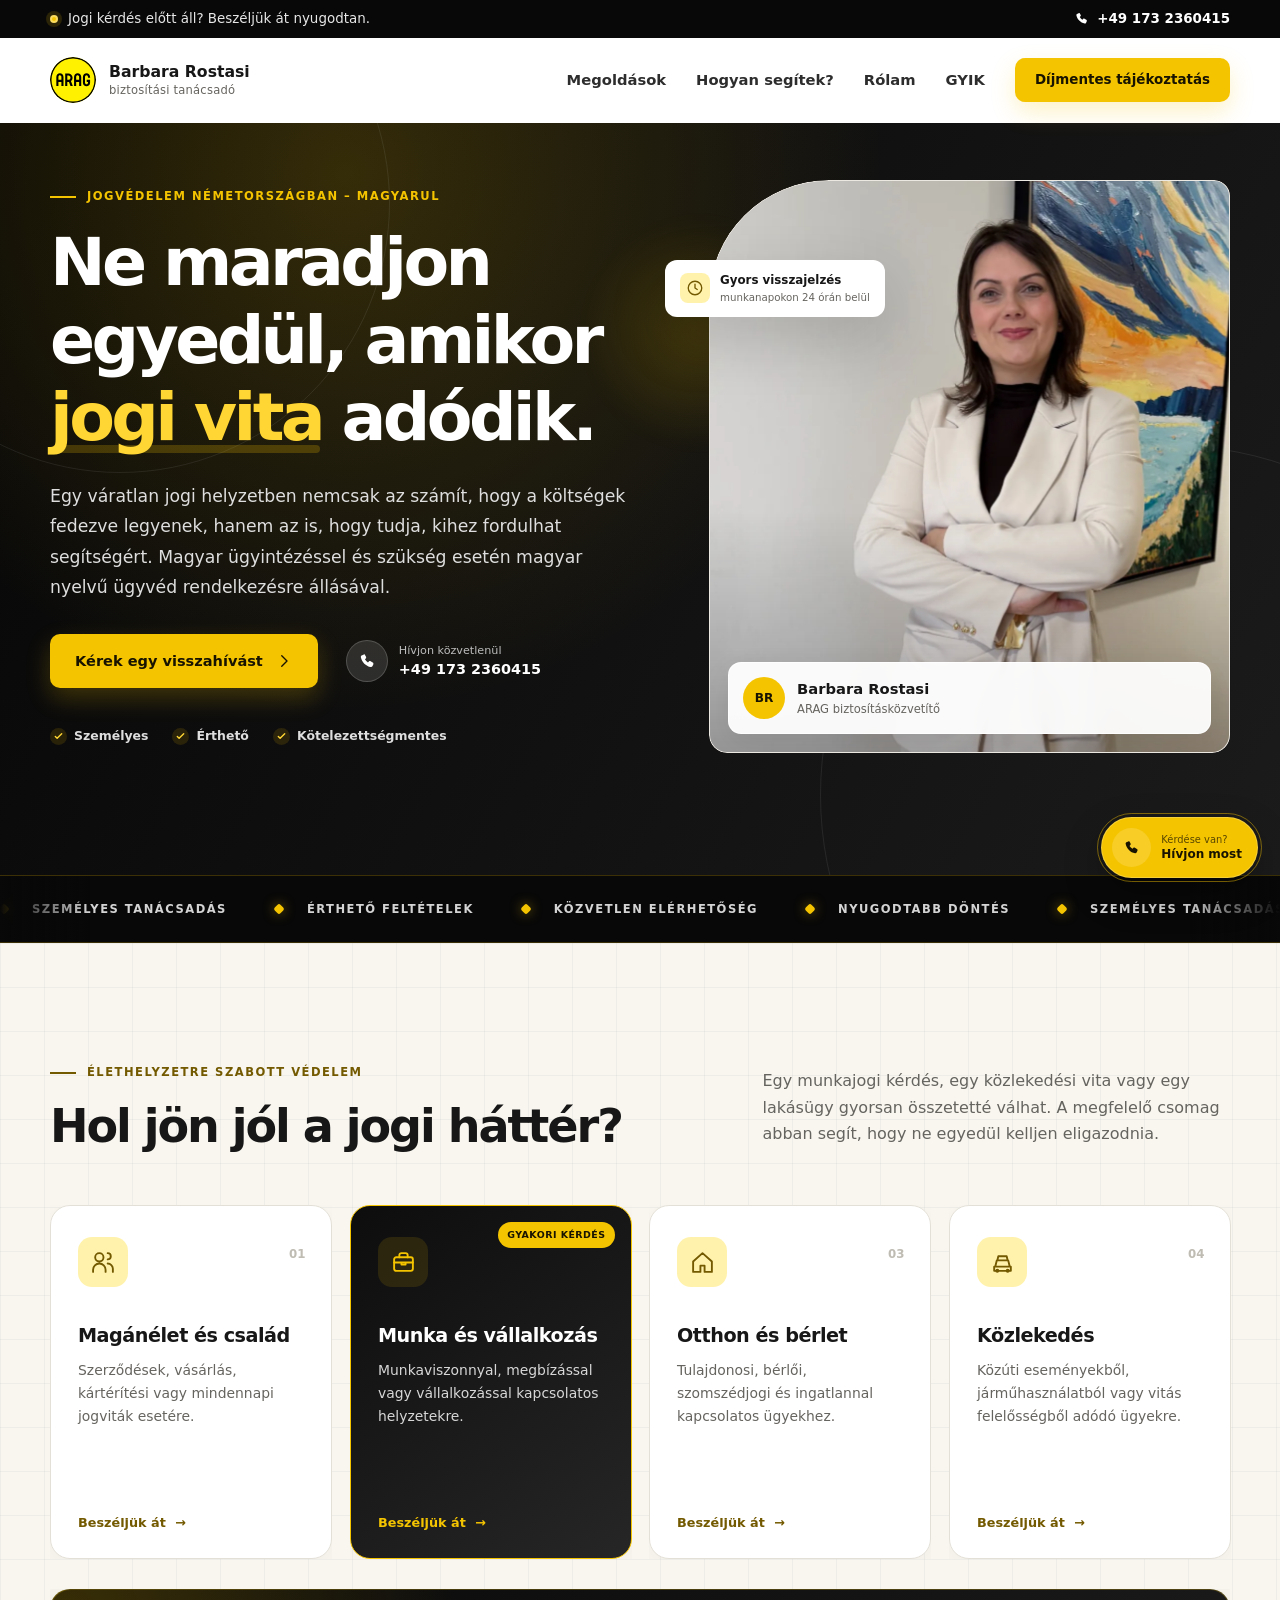
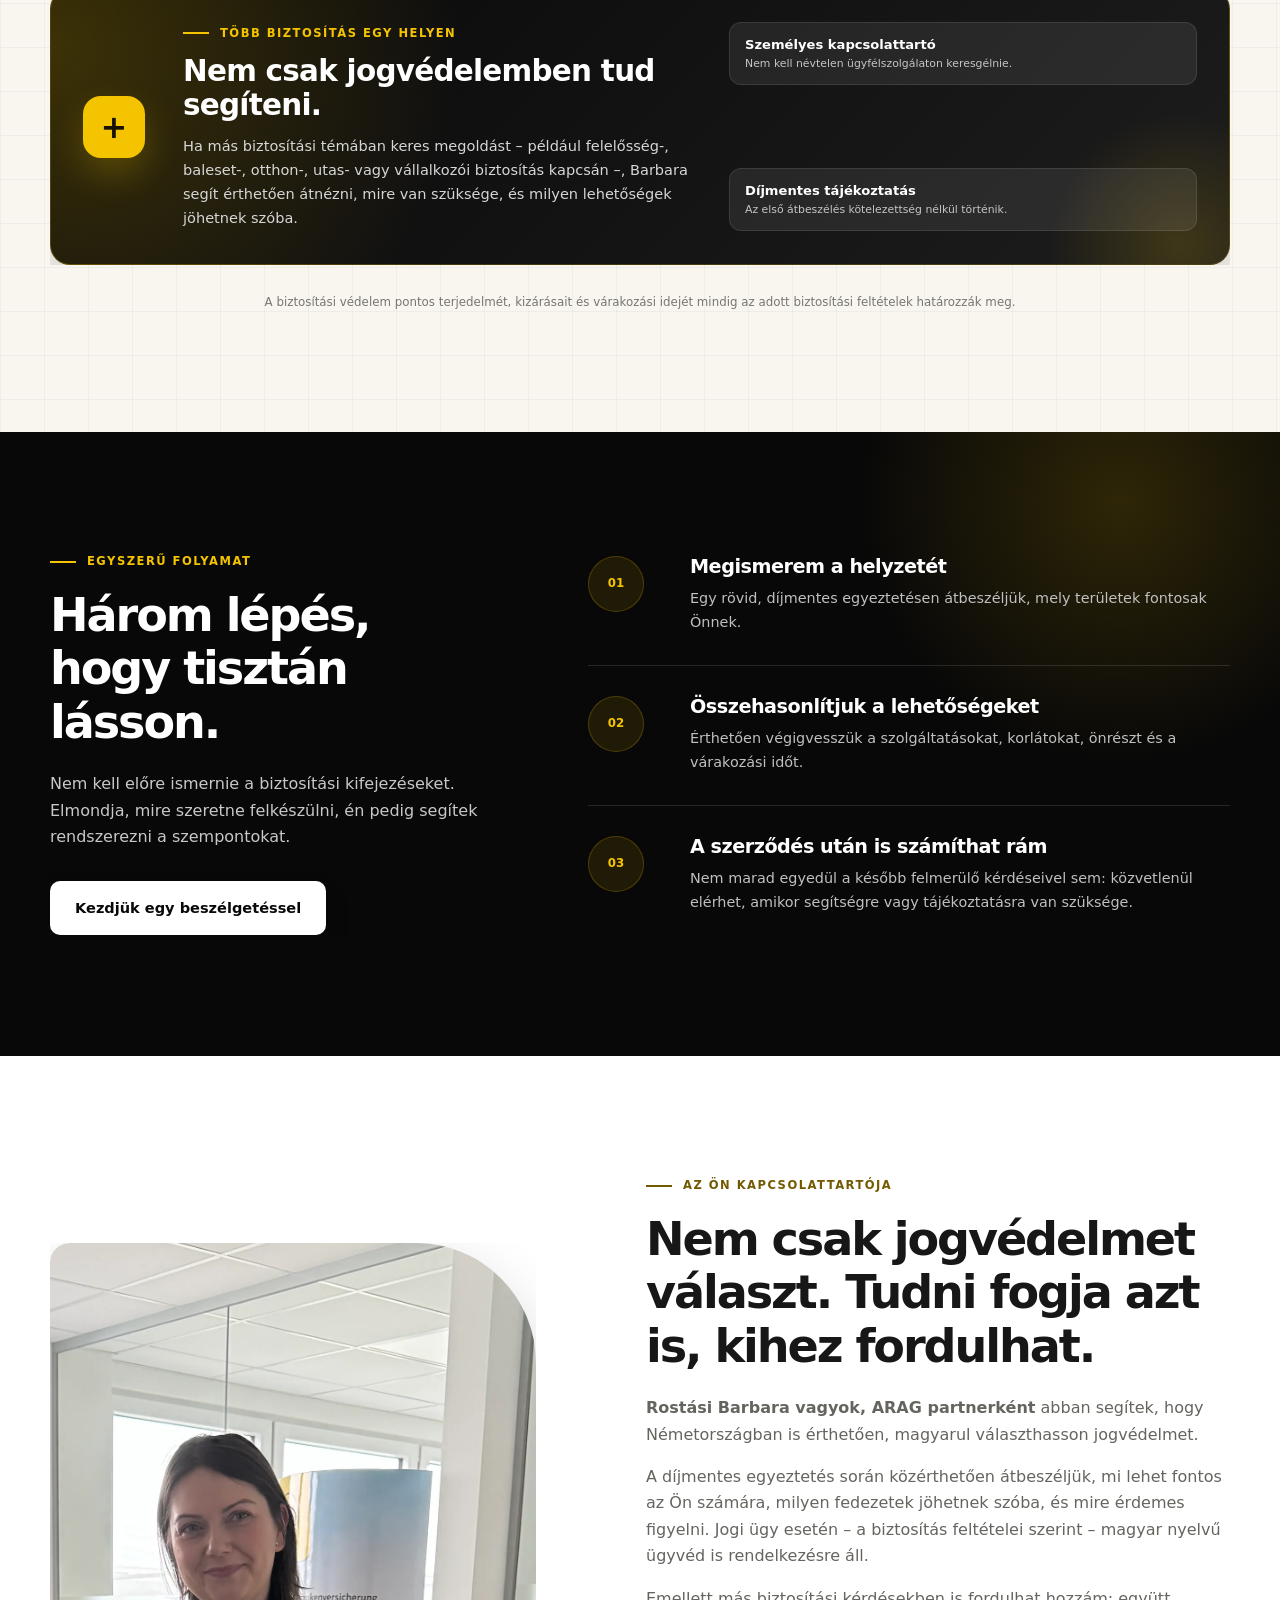
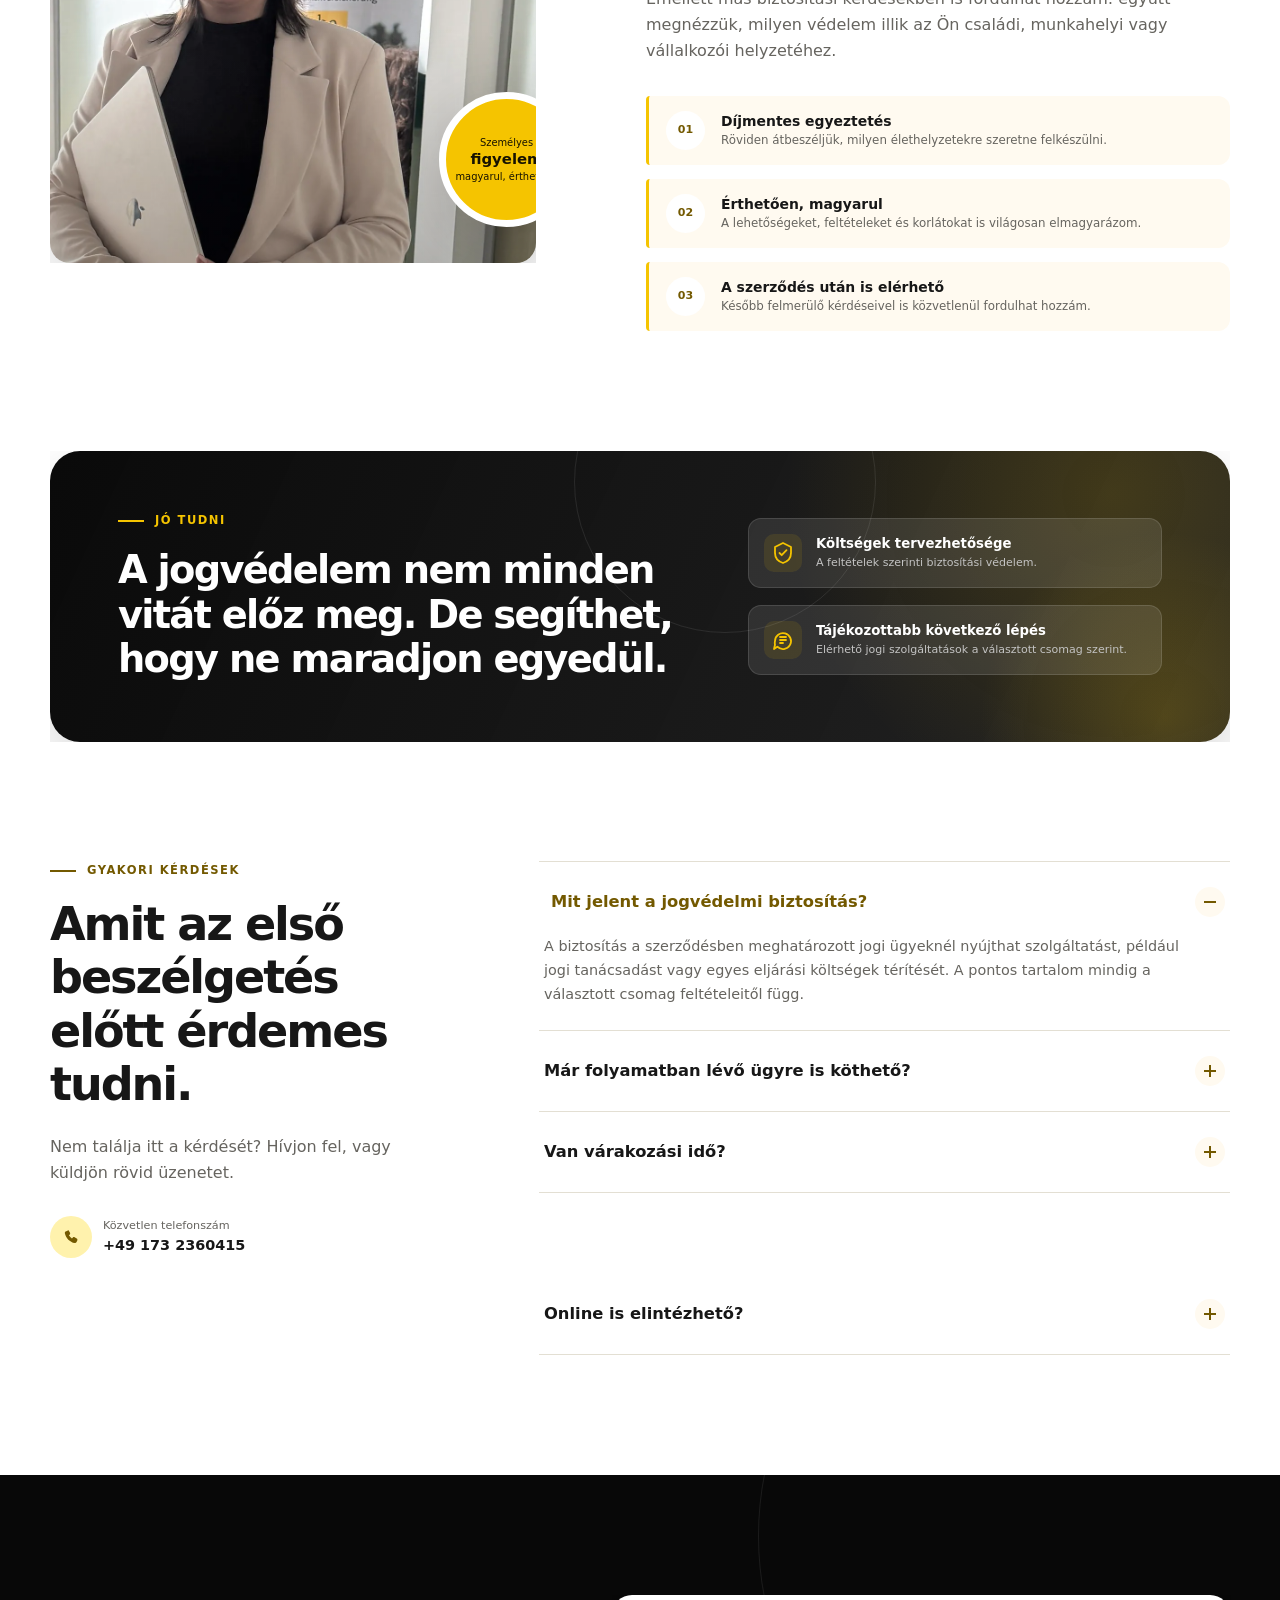
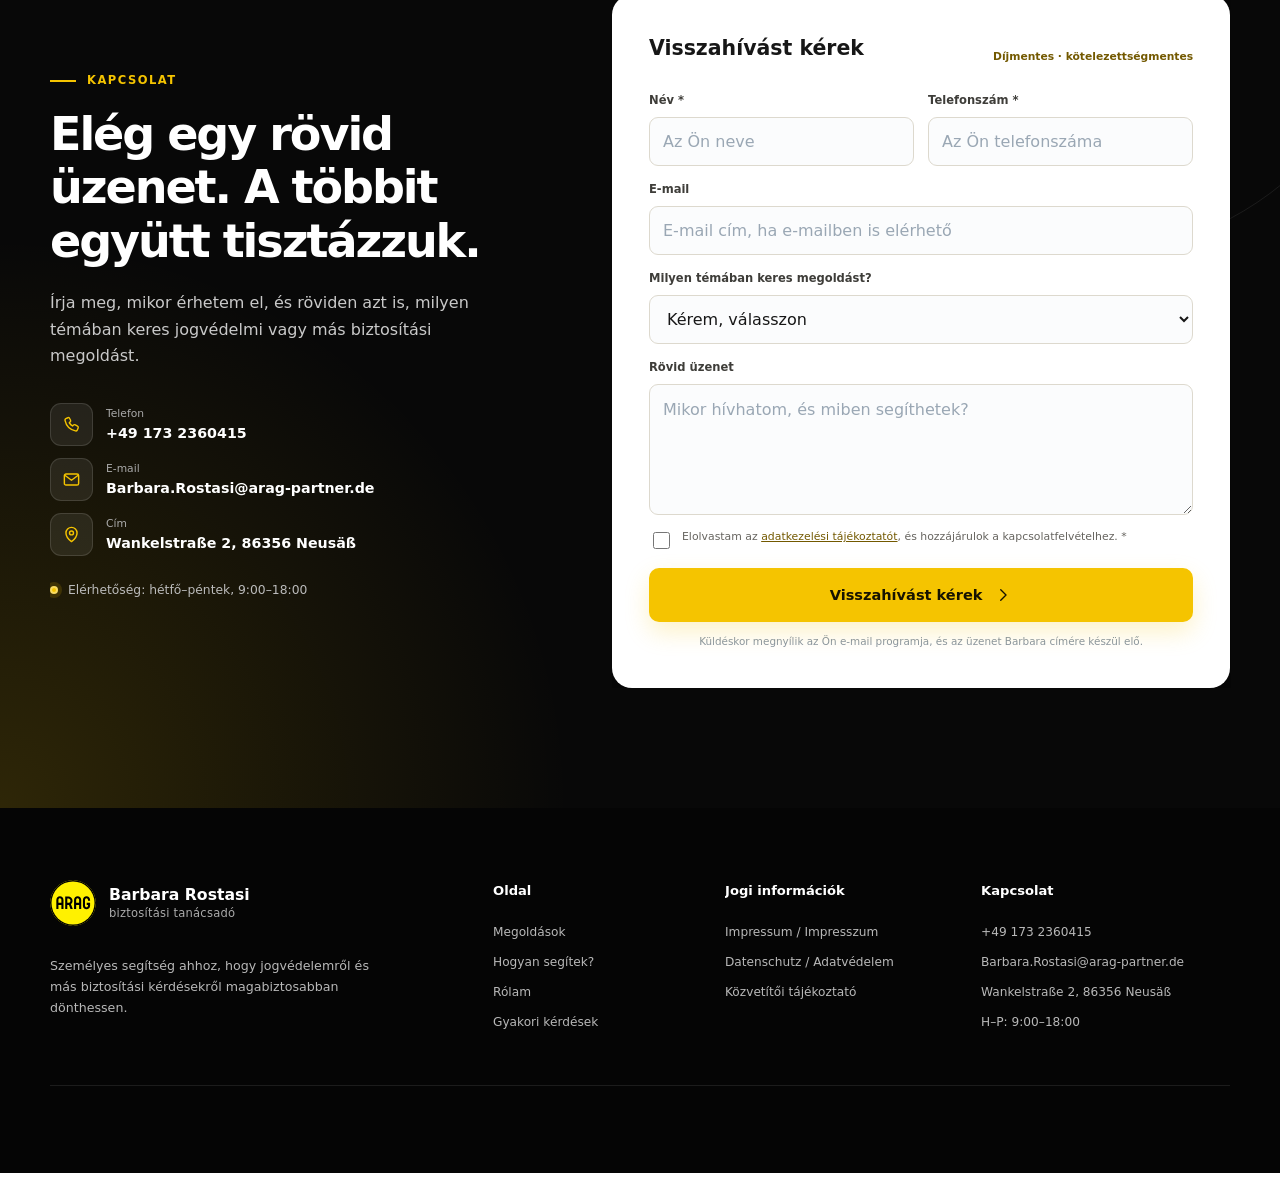
<file: index.html>
<!doctype html>
<html lang="hu">
  <head>
    <meta charset="UTF-8" />
    <meta name="viewport" content="width=device-width, initial-scale=1.0" />
    <meta
      name="description"
      content="Személyes ARAG jogvédelmi és biztosítási tanácsadás magánszemélyeknek, családoknak és vállalkozóknak."
    />
    <meta name="theme-color" content="#080808" />
    <link
      rel="preload"
      as="image"
      href="assets/barbara-rostasi-hero-waist.webp"
      type="image/webp"
      fetchpriority="high"
    />
    <meta property="og:title" content="Barbara Rostasi | ARAG jogvédelmi tanácsadás" />
    <meta
      property="og:description"
      content="Érthető, személyes segítség jogvédelmi és más biztosítási kérdésekben."
    />
    <meta property="og:type" content="website" />
    <title>Barbara Rostasi | ARAG jogvédelmi tanácsadás</title>
    <link rel="stylesheet" href="styles.css" />
    <script src="app.js" defer></script>
  </head>
  <body>
    <a class="skip-link" href="#tartalom">Ugrás a tartalomhoz</a>
    <div class="scroll-progress" aria-hidden="true" data-scroll-progress></div>
    <div class="cursor-glow" aria-hidden="true" data-cursor-glow></div>

    <div class="service-bar">
      <div class="container service-bar__inner">
        <p>
          <span class="status-dot" aria-hidden="true"></span>
          Jogi kérdés előtt áll? Beszéljük át nyugodtan.
        </p>
        <a href="tel:+491732360415" aria-label="Telefonhívás: +49 173 2360415">
          <svg aria-hidden="true" viewBox="0 0 24 24">
            <path d="M7.4 3.5 4.8 4.7c-.8.4-1.2 1.3-1 2.2 1.4 6.6 6.6 11.8 13.2 13.2.9.2 1.8-.2 2.2-1l1.2-2.6c.4-.9.1-2-.8-2.5l-2.8-1.6c-.8-.4-1.7-.3-2.3.3l-1.2 1.2a14 14 0 0 1-4.1-4.1l1.2-1.2c.6-.6.7-1.6.3-2.3L9.1 3.5c-.3-.5-1.1-.5-1.7 0Z" />
          </svg>
          +49 173 2360415
        </a>
      </div>
    </div>

    <header class="site-header" data-header>
      <div class="container nav-wrap">
        <a class="brand" href="#kezdolap" aria-label="Kezdőlap">
          <span class="brand__mark"><img src="assets/arag-logo.svg" alt="ARAG" width="46" height="46" /></span>
          <span class="brand__text">
            <strong>Barbara Rostasi</strong>
            <small>biztosítási tanácsadó</small>
          </span>
        </a>

        <button
          class="menu-toggle"
          type="button"
          aria-expanded="false"
          aria-controls="fo-menu"
          data-menu-toggle
        >
          <span></span><span></span><span></span>
          <span class="sr-only">Menü megnyitása</span>
        </button>

        <nav id="fo-menu" class="main-nav" aria-label="Fő navigáció" data-menu>
          <a href="#megoldasok">Megoldások</a>
          <a href="#folyamat">Hogyan segítek?</a>
          <a href="#rolam">Rólam</a>
          <a href="#gyik">GYIK</a>
          <a class="button button--small button--primary" href="#kontaktformular">
            Díjmentes tájékoztatás
          </a>
        </nav>
      </div>
    </header>

    <main id="tartalom">
      <section id="kezdolap" class="hero">
        <div class="hero__shape hero__shape--one" aria-hidden="true"></div>
        <div class="hero__shape hero__shape--two" aria-hidden="true"></div>
        <div class="container hero__grid">
          <div class="hero__copy">
            <p class="eyebrow">
              <span></span>
              JOGVÉDELEM NÉMETORSZÁGBAN – MAGYARUL
            </p>
            <h1>Ne maradjon egyedül, amikor <em>jogi vita</em> adódik.</h1>
            <p class="hero__lead">
              Egy váratlan jogi helyzetben nemcsak az számít, hogy a költségek fedezve
              legyenek, hanem az is, hogy tudja, kihez fordulhat segítségért. Magyar
              ügyintézéssel és szükség esetén magyar nyelvű ügyvéd rendelkezésre állásával.
            </p>

            <div class="hero__actions">
              <a class="button button--primary" href="#kontaktformular">
                Kérek egy visszahívást
                <svg aria-hidden="true" viewBox="0 0 24 24">
                  <path d="m9 5 7 7-7 7" />
                </svg>
              </a>
              <a class="text-link" href="tel:+491732360415">
                <span class="text-link__icon">
                  <svg aria-hidden="true" viewBox="0 0 24 24">
                    <path d="M7.4 3.5 4.8 4.7c-.8.4-1.2 1.3-1 2.2 1.4 6.6 6.6 11.8 13.2 13.2.9.2 1.8-.2 2.2-1l1.2-2.6c.4-.9.1-2-.8-2.5l-2.8-1.6c-.8-.4-1.7-.3-2.3.3l-1.2 1.2a14 14 0 0 1-4.1-4.1l1.2-1.2c.6-.6.7-1.6.3-2.3L9.1 3.5c-.3-.5-1.1-.5-1.7 0Z" />
                  </svg>
                </span>
                <span><small>Hívjon közvetlenül</small><strong>+49 173 2360415</strong></span>
              </a>
            </div>

            <div class="hero__trust" aria-label="A tanácsadás előnyei">
              <span>
                <svg aria-hidden="true" viewBox="0 0 24 24">
                  <path d="m5 12 4 4L19 6" />
                </svg>
                Személyes
              </span>
              <span>
                <svg aria-hidden="true" viewBox="0 0 24 24">
                  <path d="m5 12 4 4L19 6" />
                </svg>
                Érthető
              </span>
              <span>
                <svg aria-hidden="true" viewBox="0 0 24 24">
                  <path d="m5 12 4 4L19 6" />
                </svg>
                Kötelezettségmentes
              </span>
            </div>
          </div>

          <div class="hero__visual">
            <div class="hero__image-wrap">
              <img
                src="assets/barbara-rostasi-hero-waist.webp"
                alt="Barbara Rostasi ARAG biztosításközvetítő egy irodai folyosón"
                width="1080"
                height="1187"
                decoding="async"
                fetchpriority="high"
              />
              <div class="hero__name-card">
                <span class="hero__initials">BR</span>
                <span>
                  <strong>Barbara Rostasi</strong>
                  <small>ARAG biztosításközvetítő</small>
                </span>
              </div>
            </div>
            <div class="hero__availability">
              <svg aria-hidden="true" viewBox="0 0 24 24">
                <circle cx="12" cy="12" r="9" />
                <path d="M12 7v5l3 2" />
              </svg>
              <span><strong>Gyors visszajelzés</strong><small>munkanapokon 24 órán belül</small></span>
            </div>
          </div>
        </div>

        <div class="container hero__footnote">
          <p>
            <strong>A tájékoztatás díjmentes.</strong>
            Megnézzük, milyen élethelyzetekre szeretne felkészülni – döntési kényszer nélkül.
          </p>
        </div>
      </section>

      <div
        class="motion-strip"
        role="img"
        aria-label="Személyes tanácsadás, érthető feltételek, közvetlen elérhetőség és nyugodtabb döntés"
      >
        <div class="motion-strip__track" aria-hidden="true">
          <span><i></i>Személyes tanácsadás</span>
          <span><i></i>Érthető feltételek</span>
          <span><i></i>Közvetlen elérhetőség</span>
          <span><i></i>Nyugodtabb döntés</span>
          <span><i></i>Személyes tanácsadás</span>
          <span><i></i>Érthető feltételek</span>
          <span><i></i>Közvetlen elérhetőség</span>
          <span><i></i>Nyugodtabb döntés</span>
        </div>
      </div>

      <section id="megoldasok" class="section solutions">
        <div class="container">
          <div class="section-heading section-heading--split">
            <div>
              <p class="eyebrow"><span></span>Élethelyzetre szabott védelem</p>
              <h2>Hol jön jól a jogi háttér?</h2>
            </div>
            <p>
              Egy munkajogi kérdés, egy közlekedési vita vagy egy lakásügy gyorsan
              összetetté válhat. A megfelelő csomag abban segít, hogy ne egyedül kelljen
              eligazodnia.
            </p>
          </div>

          <div class="solution-grid">
            <article class="solution-card">
              <div class="solution-card__icon">
                <svg aria-hidden="true" viewBox="0 0 24 24">
                  <path d="M8 11a4 4 0 1 0 0-8 4 4 0 0 0 0 8Zm8-2a3 3 0 1 0 0-6M2 21v-2a6 6 0 0 1 12 0v2m2-8a5 5 0 0 1 5 5v3" />
                </svg>
              </div>
              <p class="solution-card__number">01</p>
              <h3>Magánélet és család</h3>
              <p>
                Szerződések, vásárlás, kártérítési vagy mindennapi jogviták esetére.
              </p>
              <a href="#kontaktformular">Beszéljük át <span>→</span></a>
            </article>

            <article class="solution-card solution-card--featured">
              <span class="solution-card__tag">Gyakori kérdés</span>
              <div class="solution-card__icon">
                <svg aria-hidden="true" viewBox="0 0 24 24">
                  <rect x="3" y="7" width="18" height="13" rx="2" />
                  <path d="M8 7V5a2 2 0 0 1 2-2h4a2 2 0 0 1 2 2v2M3 12h18M10 12v2h4v-2" />
                </svg>
              </div>
              <p class="solution-card__number">02</p>
              <h3>Munka és vállalkozás</h3>
              <p>
                Munkaviszonnyal, megbízással vagy vállalkozással kapcsolatos helyzetekre.
              </p>
              <a href="#kontaktformular">Beszéljük át <span>→</span></a>
            </article>

            <article class="solution-card">
              <div class="solution-card__icon">
                <svg aria-hidden="true" viewBox="0 0 24 24">
                  <path d="m3 11 9-8 9 8v10h-7v-6h-4v6H3V11Z" />
                </svg>
              </div>
              <p class="solution-card__number">03</p>
              <h3>Otthon és bérlet</h3>
              <p>
                Tulajdonosi, bérlői, szomszédjogi és ingatlannal kapcsolatos ügyekhez.
              </p>
              <a href="#kontaktformular">Beszéljük át <span>→</span></a>
            </article>

            <article class="solution-card">
              <div class="solution-card__icon">
                <svg aria-hidden="true" viewBox="0 0 24 24">
                  <path d="m5 16 1.5-6h11l1.5 6M7 10l1-4h8l1 4M4 16h16v4H4v-4Z" />
                  <circle cx="7" cy="20" r="1" />
                  <circle cx="17" cy="20" r="1" />
                </svg>
              </div>
              <p class="solution-card__number">04</p>
              <h3>Közlekedés</h3>
              <p>
                Közúti eseményekből, járműhasználatból vagy vitás felelősségből adódó ügyekre.
              </p>
              <a href="#kontaktformular">Beszéljük át <span>→</span></a>
            </article>
          </div>

          <div class="insurance-bridge">
            <div class="insurance-bridge__mark" aria-hidden="true">+</div>
            <div class="insurance-bridge__copy">
              <p class="eyebrow"><span></span>Több biztosítás egy helyen</p>
              <h3>Nem csak jogvédelemben tud segíteni.</h3>
              <p>
                Ha más biztosítási témában keres megoldást – például felelősség-, baleset-,
                otthon-, utas- vagy vállalkozói biztosítás kapcsán –, Barbara segít
                érthetően átnézni, mire van szüksége, és milyen lehetőségek jöhetnek szóba.
              </p>
            </div>
            <div class="insurance-bridge__points">
              <p><strong>Személyes kapcsolattartó</strong><small>Nem kell névtelen ügyfélszolgálaton keresgélnie.</small></p>
              <p><strong>Élethelyzethez igazítva</strong><small>A cél nem a minél több szerződés, hanem a megfelelő védelem.</small></p>
              <p><strong>Díjmentes tájékoztatás</strong><small>Az első átbeszélés kötelezettség nélkül történik.</small></p>
            </div>
          </div>

          <p class="section-note">
            A biztosítási védelem pontos terjedelmét, kizárásait és várakozási idejét mindig
            az adott biztosítási feltételek határozzák meg.
          </p>
        </div>
      </section>

      <section id="folyamat" class="section process">
        <div class="container process__grid">
          <div class="process__intro">
            <p class="eyebrow eyebrow--light"><span></span>Egyszerű folyamat</p>
            <h2>Három lépés, hogy tisztán lásson.</h2>
            <p>
              Nem kell előre ismernie a biztosítási kifejezéseket. Elmondja, mire szeretne
              felkészülni, én pedig segítek rendszerezni a szempontokat.
            </p>
            <a class="button button--white" href="#kontaktformular">Kezdjük egy beszélgetéssel</a>
          </div>

          <ol class="process-list">
            <li>
              <span class="process-list__number">01</span>
              <div>
                <h3>Megismerem a helyzetét</h3>
                <p>
                  Egy rövid, díjmentes egyeztetésen átbeszéljük, mely területek fontosak
                  Önnek.
                </p>
              </div>
            </li>
            <li>
              <span class="process-list__number">02</span>
              <div>
                <h3>Összehasonlítjuk a lehetőségeket</h3>
                <p>
                  Érthetően végigvesszük a szolgáltatásokat, korlátokat, önrészt és a
                  várakozási időt.
                </p>
              </div>
            </li>
            <li>
              <span class="process-list__number">03</span>
              <div>
                <h3>A szerződés után is számíthat rám</h3>
                <p>
                  Nem marad egyedül a később felmerülő kérdéseivel sem: közvetlenül elérhet,
                  amikor segítségre vagy tájékoztatásra van szüksége.
                </p>
              </div>
            </li>
          </ol>
        </div>
      </section>

      <section id="rolam" class="section about">
        <div class="container about__grid">
          <div class="about__portrait" aria-hidden="true">
            <img
              src="assets/barbara-rostasi-waist.webp"
              alt=""
              width="1080"
              height="1440"
              loading="lazy"
              decoding="async"
            />
            <div class="about__seal">
              <span>Személyes</span>
              <strong>figyelem</strong>
              <span>magyarul, érthetően</span>
            </div>
          </div>

          <div class="about__copy">
            <p class="eyebrow"><span></span>Az Ön kapcsolattartója</p>
            <h2>Nem csak jogvédelmet választ. Tudni fogja azt is, kihez fordulhat.</h2>
            <p class="about__lead">
              <strong>Rostási Barbara vagyok, ARAG partnerként</strong> abban segítek, hogy
              Németországban is érthetően, magyarul választhasson jogvédelmet.
            </p>
            <p>
              A díjmentes egyeztetés során közérthetően átbeszéljük, mi lehet fontos az Ön
              számára, milyen fedezetek jöhetnek szóba, és mire érdemes figyelni. Jogi ügy
              esetén – a biztosítás feltételei szerint – magyar nyelvű ügyvéd is rendelkezésre
              áll.
            </p>
            <p>
              Emellett más biztosítási kérdésekben is fordulhat hozzám: együtt megnézzük,
              milyen védelem illik az Ön családi, munkahelyi vagy vállalkozói helyzetéhez.
            </p>

            <div class="about__promises">
              <div>
                <span>01</span>
                <p><strong>Díjmentes egyeztetés</strong><small>Röviden átbeszéljük, milyen élethelyzetekre szeretne felkészülni.</small></p>
              </div>
              <div>
                <span>02</span>
                <p><strong>Érthetően, magyarul</strong><small>A lehetőségeket, feltételeket és korlátokat is világosan elmagyarázom.</small></p>
              </div>
              <div>
                <span>03</span>
                <p><strong>A szerződés után is elérhető</strong><small>Később felmerülő kérdéseivel is közvetlenül fordulhat hozzám.</small></p>
              </div>
            </div>
          </div>
        </div>
      </section>

      <section class="section reassurance">
        <div class="container">
          <div class="reassurance__panel">
            <div>
              <p class="eyebrow eyebrow--light"><span></span>Jó tudni</p>
              <h2>A jogvédelem nem minden vitát előz meg. De segíthet, hogy ne maradjon egyedül.</h2>
            </div>
            <div class="reassurance__points">
              <p>
                <svg aria-hidden="true" viewBox="0 0 24 24">
                  <path d="m12 2 8 4v6c0 5-3.4 8.5-8 10-4.6-1.5-8-5-8-10V6l8-4Z" />
                  <path d="m8.5 12 2.2 2.2 4.8-5" />
                </svg>
                <span><strong>Költségek tervezhetősége</strong><small>A feltételek szerinti biztosítási védelem.</small></span>
              </p>
              <p>
                <svg aria-hidden="true" viewBox="0 0 24 24">
                  <path d="M4 13a8 8 0 1 1 2.3 5.7L3 21l1-4.2A8 8 0 0 1 4 13Z" />
                  <path d="M9 12h6M9 9h6M9 15h3" />
                </svg>
                <span><strong>Tájékozottabb következő lépés</strong><small>Elérhető jogi szolgáltatások a választott csomag szerint.</small></span>
              </p>
            </div>
          </div>
        </div>
      </section>

      <section id="gyik" class="section faq">
        <div class="container faq__grid">
          <div class="faq__intro">
            <p class="eyebrow"><span></span>Gyakori kérdések</p>
            <h2>Amit az első beszélgetés előtt érdemes tudni.</h2>
            <p>
              Nem találja itt a kérdését? Hívjon fel, vagy küldjön rövid üzenetet.
            </p>
            <a class="text-link text-link--dark" href="tel:+491732360415">
              <span class="text-link__icon">
                <svg aria-hidden="true" viewBox="0 0 24 24">
                  <path d="M7.4 3.5 4.8 4.7c-.8.4-1.2 1.3-1 2.2 1.4 6.6 6.6 11.8 13.2 13.2.9.2 1.8-.2 2.2-1l1.2-2.6c.4-.9.1-2-.8-2.5l-2.8-1.6c-.8-.4-1.7-.3-2.3.3l-1.2 1.2a14 14 0 0 1-4.1-4.1l1.2-1.2c.6-.6.7-1.6.3-2.3L9.1 3.5c-.3-.5-1.1-.5-1.7 0Z" />
                </svg>
              </span>
              <span><small>Közvetlen telefonszám</small><strong>+49 173 2360415</strong></span>
            </a>
          </div>

          <div class="accordion">
            <details open>
              <summary>
                Mit jelent a jogvédelmi biztosítás?
                <span aria-hidden="true"></span>
              </summary>
              <p>
                A biztosítás a szerződésben meghatározott jogi ügyeknél nyújthat
                szolgáltatást, például jogi tanácsadást vagy egyes eljárási költségek
                térítését. A pontos tartalom mindig a választott csomag feltételeitől függ.
              </p>
            </details>
            <details>
              <summary>
                Már folyamatban lévő ügyre is köthető?
                <span aria-hidden="true"></span>
              </summary>
              <p>
                A már ismert vagy folyamatban lévő ügyek jellemzően külön elbírálás alá
                esnek, és sok esetben nem biztosíthatók. Mindenképpen a konkrét körülmények
                és az aktuális feltételek alapján kell megvizsgálni a lehetőséget.
              </p>
            </details>
            <details>
              <summary>
                Van várakozási idő?
                <span aria-hidden="true"></span>
              </summary>
              <p>
                Bizonyos kockázatoknál lehet várakozási idő, míg más szolgáltatások
                eltérően indulhatnak. Ezt az ajánlat és a biztosítási feltételek alapján
                pontosan átbeszéljük.
              </p>
            </details>
            <details>
              <summary>
                Mennyibe kerül a tanácsadás?
                <span aria-hidden="true"></span>
              </summary>
              <p>
                Az első tájékozódó beszélgetés díjmentes és nem kötelezi szerződéskötésre.
                A biztosítás díja az igényelt védelemtől és az egyéni körülményektől függ.
              </p>
            </details>
            <details>
              <summary>
                Online is elintézhető?
                <span aria-hidden="true"></span>
              </summary>
              <p>
                Az egyeztetés történhet telefonon vagy online. A szerződéskötés folyamatát
                és a szükséges dokumentumokat az aktuális ügyintézési szabályok szerint
                ismertetem.
              </p>
            </details>
          </div>
        </div>
      </section>

      <section id="kapcsolat" class="section contact">
        <div class="container contact__grid">
          <div class="contact__copy">
            <p class="eyebrow eyebrow--light"><span></span>Kapcsolat</p>
            <h2>Elég egy rövid üzenet. A többit együtt tisztázzuk.</h2>
            <p>
              Írja meg, mikor érhetem el, és röviden azt is, milyen témában keres
              jogvédelmi vagy más biztosítási megoldást.
            </p>

            <div class="contact__direct">
              <a href="tel:+491732360415">
                <span>
                  <svg aria-hidden="true" viewBox="0 0 24 24">
                    <path d="M7.4 3.5 4.8 4.7c-.8.4-1.2 1.3-1 2.2 1.4 6.6 6.6 11.8 13.2 13.2.9.2 1.8-.2 2.2-1l1.2-2.6c.4-.9.1-2-.8-2.5l-2.8-1.6c-.8-.4-1.7-.3-2.3.3l-1.2 1.2a14 14 0 0 1-4.1-4.1l1.2-1.2c.6-.6.7-1.6.3-2.3L9.1 3.5c-.3-.5-1.1-.5-1.7 0Z" />
                  </svg>
                </span>
                <p><small>Telefon</small><strong>+49 173 2360415</strong></p>
              </a>
              <a href="mailto:Barbara.Rostasi@arag-partner.de">
                <span>
                  <svg aria-hidden="true" viewBox="0 0 24 24">
                    <rect x="3" y="5" width="18" height="14" rx="2" />
                    <path d="m4 7 8 6 8-6" />
                  </svg>
                </span>
                <p><small>E-mail</small><strong>Barbara.Rostasi@arag-partner.de</strong></p>
              </a>
              <a
                href="https://www.google.com/maps/search/?api=1&query=Wankelstra%C3%9Fe%202%2C%2086356%20Neus%C3%A4%C3%9F"
                target="_blank"
                rel="noreferrer"
              >
                <span>
                  <svg aria-hidden="true" viewBox="0 0 24 24">
                    <path d="M12 21s7-5.2 7-11a7 7 0 1 0-14 0c0 5.8 7 11 7 11Z" />
                    <circle cx="12" cy="10" r="2.5" />
                  </svg>
                </span>
                <p><small>Cím</small><strong>Wankelstraße 2, 86356 Neusäß</strong></p>
              </a>
            </div>

            <p class="contact__hours">
              <span class="status-dot" aria-hidden="true"></span>
              Elérhetőség: hétfő–péntek, 9:00–18:00
            </p>
          </div>

          <form
            id="kontaktformular"
            class="contact-form"
            action="mailto:Barbara.Rostasi@arag-partner.de"
            method="post"
            enctype="text/plain"
            data-contact-form
            data-contact-email="Barbara.Rostasi@arag-partner.de"
            novalidate
          >
            <div class="contact-form__heading">
              <p>Visszahívást kérek</p>
              <span>Díjmentes · kötelezettségmentes</span>
            </div>

            <div class="form-row">
              <label>
                <span>Név *</span>
                <input type="text" name="name" autocomplete="name" required placeholder="Az Ön neve" />
                <small class="field-error">Kérem, adja meg a nevét.</small>
              </label>
              <label>
                <span>Telefonszám *</span>
                <input
                  type="tel"
                  name="phone"
                  autocomplete="tel"
                  required
                  placeholder="Az Ön telefonszáma"
                />
                <small class="field-error">Kérem, adjon meg egy telefonszámot.</small>
              </label>
            </div>

            <label>
              <span>E-mail</span>
              <input type="email" name="email" autocomplete="email" placeholder="E-mail cím, ha e-mailben is elérhető" />
              <small class="field-error">Kérem, ellenőrizze az e-mail-címet.</small>
            </label>

            <label>
              <span>Milyen témában keres megoldást?</span>
              <select name="topic">
                <option value="">Kérem, válasszon</option>
                <option>Magánélet és család</option>
                <option>Munka vagy vállalkozás</option>
                <option>Otthon vagy bérlet</option>
                <option>Közlekedés</option>
                <option>Más biztosítási kérdés</option>
                <option>Egyéb kérdés</option>
              </select>
            </label>

            <label>
              <span>Rövid üzenet</span>
              <textarea
                name="message"
                rows="4"
                placeholder="Mikor hívhatom, és miben segíthetek?"
              ></textarea>
            </label>

            <label class="check-field">
              <input type="checkbox" name="privacy" required />
              <span>
                Elolvastam az <a href="datenschutz.html" target="_blank" rel="noreferrer">adatkezelési tájékoztatót</a>,
                és hozzájárulok a kapcsolatfelvételhez. *
              </span>
            </label>
            <small class="field-error field-error--privacy">A kapcsolatfelvételhez szükséges a hozzájárulás.</small>

            <button class="button button--primary button--full" type="submit">
              Visszahívást kérek
              <svg aria-hidden="true" viewBox="0 0 24 24"><path d="m9 5 7 7-7 7" /></svg>
            </button>

            <p class="form-disclaimer">
              Küldéskor megnyílik az Ön e-mail programja, és az üzenet Barbara címére készül elő.
            </p>
            <div class="form-success" role="status" aria-live="polite" hidden>
              <span>✓</span>
              <p>
                <strong>Az e-mail előkészítve.</strong>
                Kérjük, az e-mail programban még nyomja meg a küldés gombot.
              </p>
            </div>
          </form>
        </div>
      </section>
    </main>

    <footer class="site-footer">
      <div class="container footer__top">
        <div class="footer__brand">
          <a class="brand brand--footer" href="#kezdolap">
            <span class="brand__mark"><img src="assets/arag-logo.svg" alt="ARAG" width="46" height="46" /></span>
            <span class="brand__text">
              <strong>Barbara Rostasi</strong>
              <small>biztosítási tanácsadó</small>
            </span>
          </a>
          <p>
            Személyes segítség ahhoz, hogy jogvédelemről és más biztosítási kérdésekről
            magabiztosabban dönthessen.
          </p>
        </div>

        <div class="footer__links">
          <p>Oldal</p>
          <a href="#megoldasok">Megoldások</a>
          <a href="#folyamat">Hogyan segítek?</a>
          <a href="#rolam">Rólam</a>
          <a href="#gyik">Gyakori kérdések</a>
        </div>

        <div class="footer__links">
          <p>Jogi információk</p>
          <a href="impressum.html">Impressum / Impresszum</a>
          <a href="datenschutz.html">Datenschutz / Adatvédelem</a>
          <button type="button" data-legal="kozvetito">Közvetítői tájékoztató</button>
        </div>

        <div class="footer__contact">
          <p>Kapcsolat</p>
          <a href="tel:+491732360415">+49 173 2360415</a>
          <a href="mailto:Barbara.Rostasi@arag-partner.de">Barbara.Rostasi@arag-partner.de</a>
          <a
            href="https://www.google.com/maps/search/?api=1&query=Wankelstra%C3%9Fe%202%2C%2086356%20Neus%C3%A4%C3%9F"
            target="_blank"
            rel="noreferrer"
          >Wankelstraße 2, 86356 Neusäß</a>
          <span>H–P: 9:00–18:00</span>
        </div>
      </div>

      <div class="container footer__legal">
        <p>
          © <span data-year></span> Barbara Rostasi · Minden jog fenntartva.
        </p>
        <p>
          Az ARAG név és védjegy a mindenkori jogosult tulajdona. A jelen oldal
          tájékoztató jellegű, a termékekre vonatkozó részletes és kötelező tájékoztatást a hivatalos
          biztosítási dokumentumok tartalmazzák.
        </p>
      </div>
    </footer>

    <a class="floating-call" href="tel:+491732360415">
      <span>
        <svg aria-hidden="true" viewBox="0 0 24 24">
          <path d="M7.4 3.5 4.8 4.7c-.8.4-1.2 1.3-1 2.2 1.4 6.6 6.6 11.8 13.2 13.2.9.2 1.8-.2 2.2-1l1.2-2.6c.4-.9.1-2-.8-2.5l-2.8-1.6c-.8-.4-1.7-.3-2.3.3l-1.2 1.2a14 14 0 0 1-4.1-4.1l1.2-1.2c.6-.6.7-1.6.3-2.3L9.1 3.5c-.3-.5-1.1-.5-1.7 0Z" />
        </svg>
      </span>
      <span><small>Kérdése van?</small><strong>Hívjon most</strong></span>
    </a>

    <dialog class="legal-dialog" data-legal-dialog>
      <div class="legal-dialog__header">
        <div>
          <span>Jogi információk</span>
          <h2 data-legal-title>Jogi információ</h2>
        </div>
        <button type="button" aria-label="Ablak bezárása" data-close-legal>×</button>
      </div>
      <div class="legal-dialog__content" data-legal-content></div>
      <div class="legal-dialog__footer">
        <button class="button button--secondary" type="button" data-close-legal>Bezárás</button>
      </div>
    </dialog>
  </body>
</html>
</file>
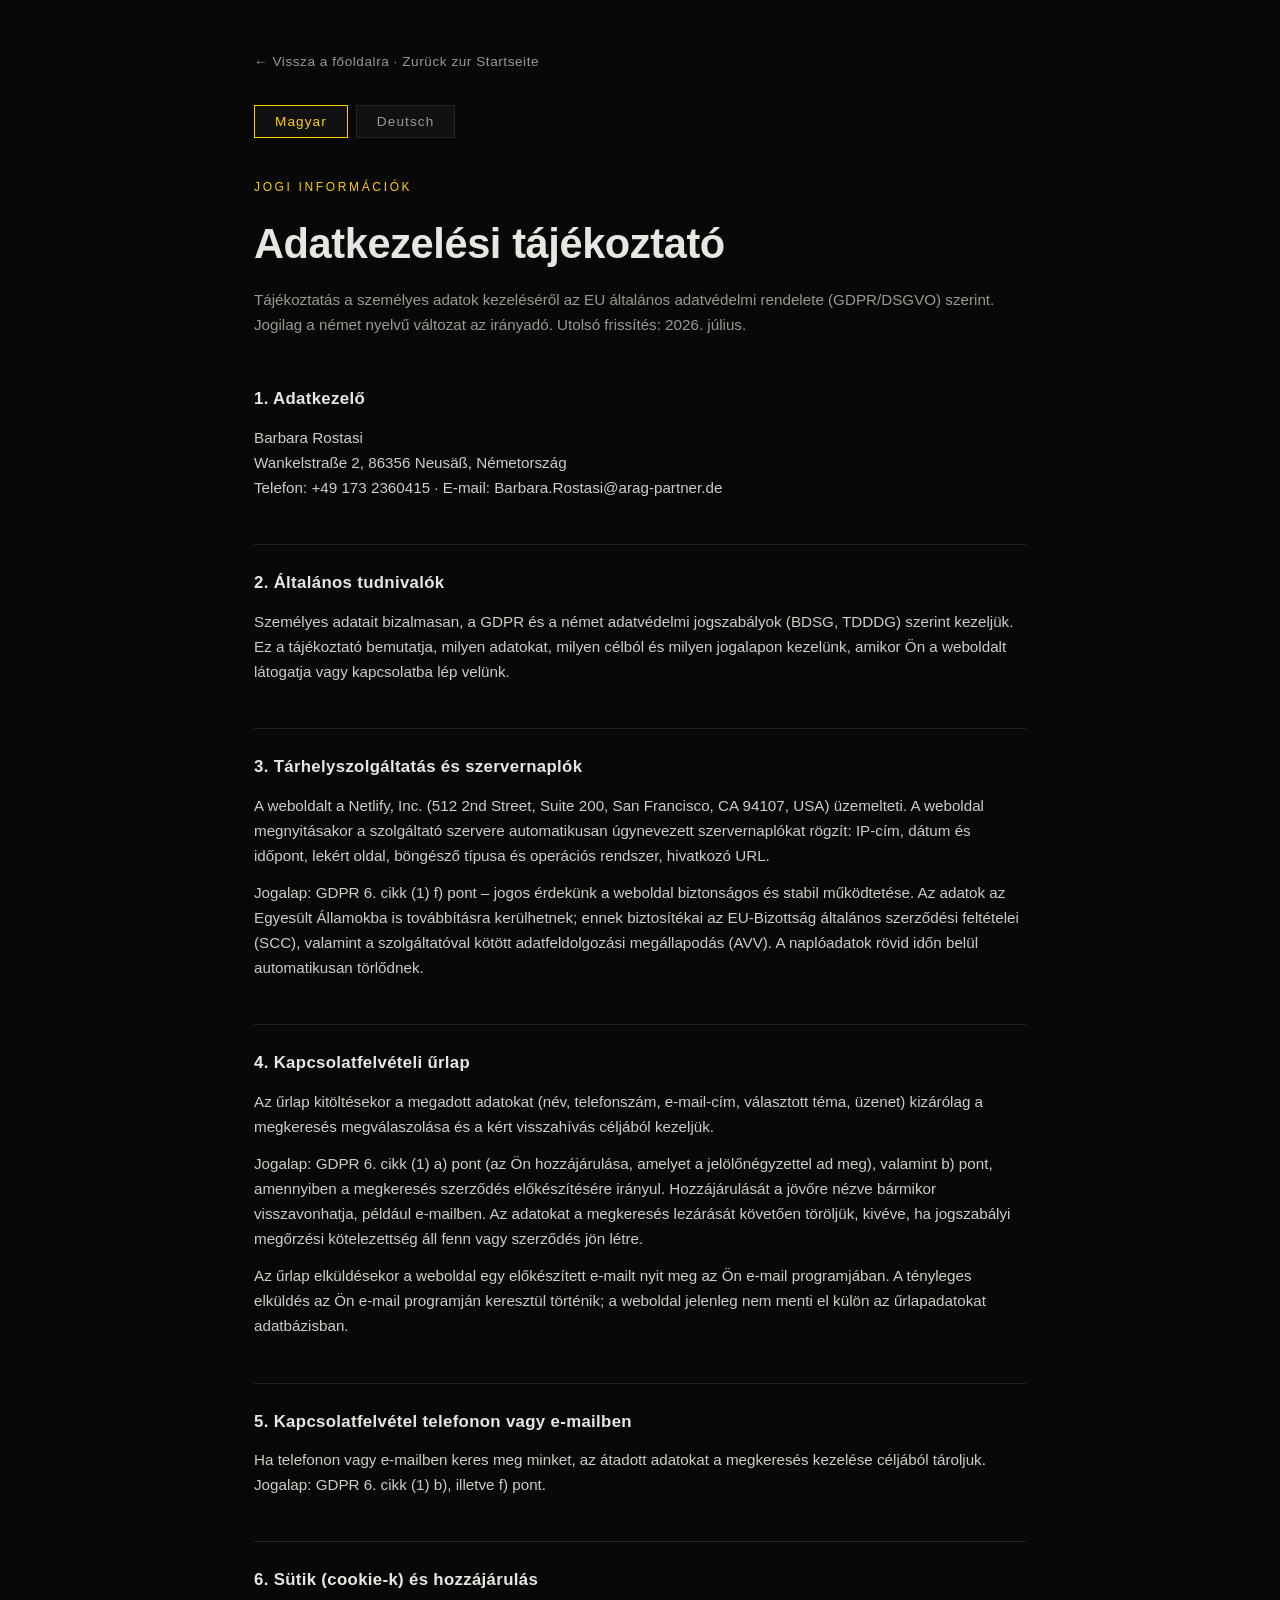
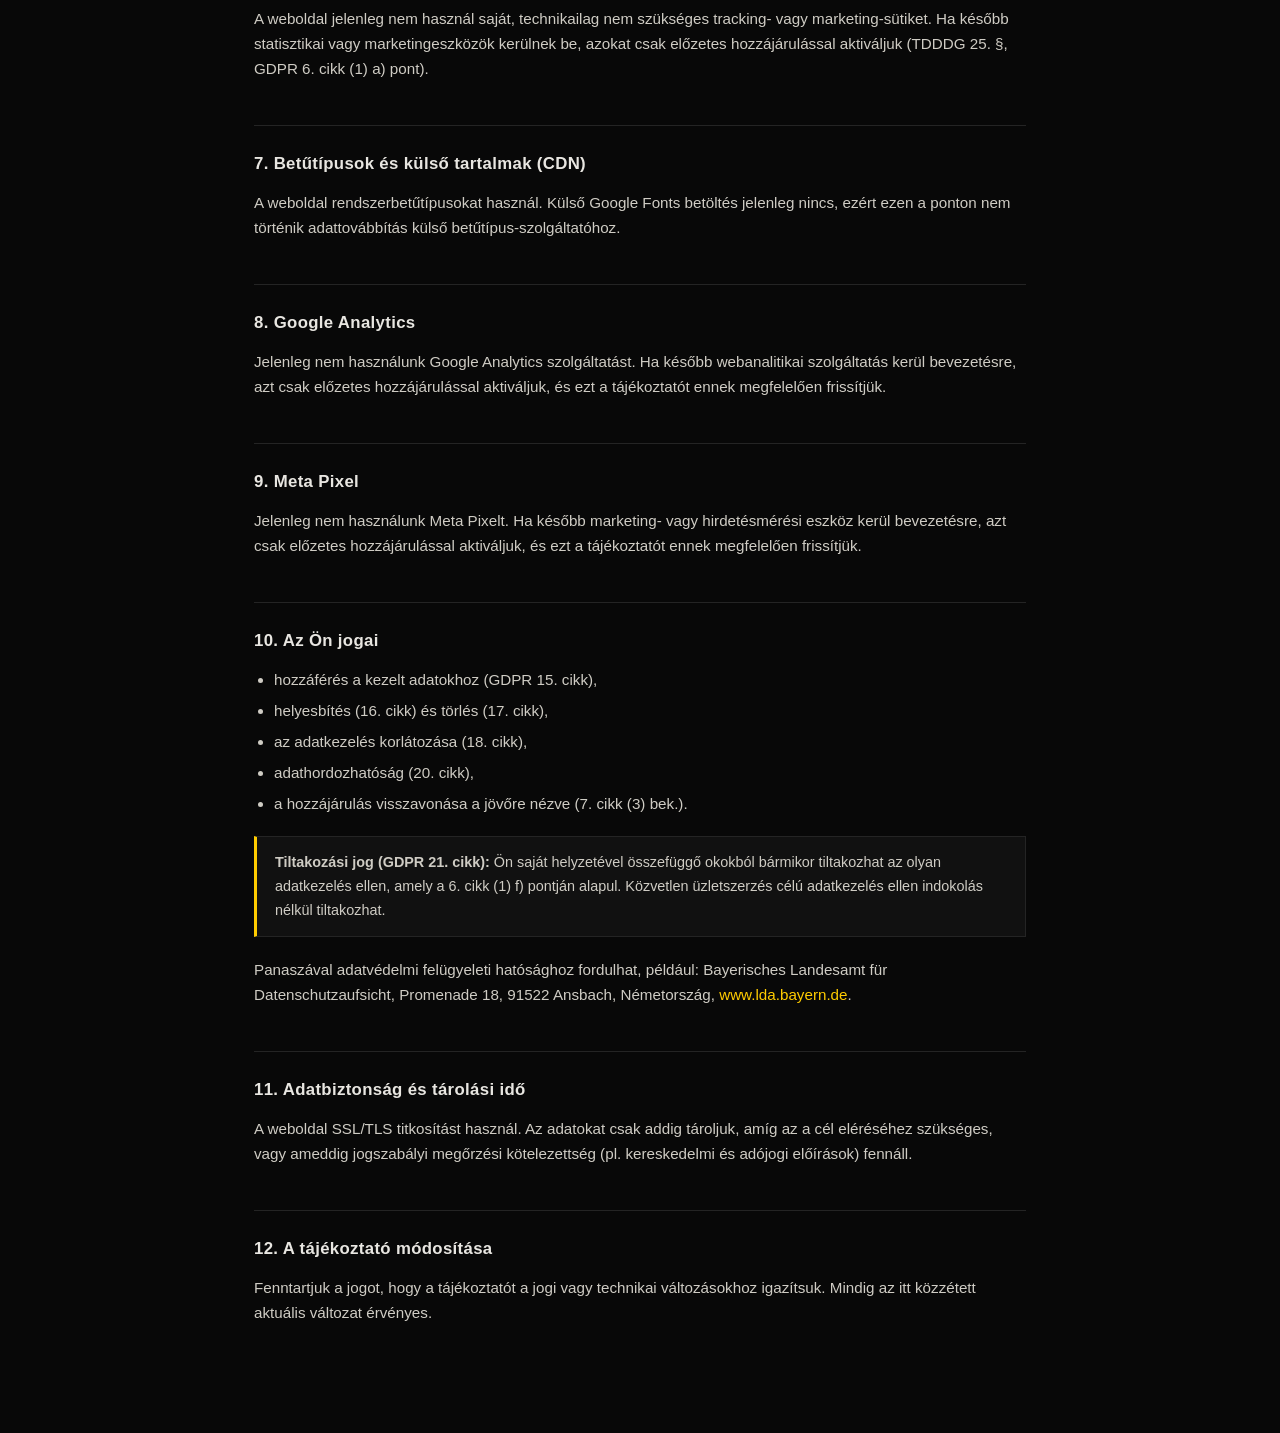
<file: datenschutz.html>
<!DOCTYPE html>
<html lang="hu">
<head>
<meta charset="UTF-8">
<meta name="viewport" content="width=device-width, initial-scale=1.0">
<meta name="robots" content="noindex, follow">
<meta name="description" content="Datenschutzerklärung und ungarische Adatkezelési tájékoztató von Barbara Rostasi.">
<title>Datenschutzerklärung / Adatkezelési tájékoztató | Barbara Rostasi</title>
<meta name="theme-color" content="#080808">
<style>
  :root{
    --bg:#080808; --panel:#111111; --line:#242424;
    --text:#e8e6e1; --muted:#9b988f; --accent:#ffcc00;
  }
  *{box-sizing:border-box;margin:0;padding:0}
  body{background:var(--bg);color:var(--text);font-family:"Helvetica Neue",Arial,system-ui,sans-serif;line-height:1.65;-webkit-font-smoothing:antialiased}
  .wrap{max-width:820px;margin:0 auto;padding:48px 24px 96px}
  a{color:var(--accent);text-decoration:none}
  a:hover{text-decoration:underline}
  .back{display:inline-block;font-size:.85rem;color:var(--muted);margin-bottom:32px;letter-spacing:.04em}
  .back:hover{color:var(--accent)}
  .lang-switch{display:flex;gap:8px;margin-bottom:40px}
  .lang-switch button{background:var(--panel);border:1px solid var(--line);color:var(--muted);padding:8px 20px;font-size:.85rem;letter-spacing:.08em;cursor:pointer;transition:.2s}
  .lang-switch button.active{border-color:var(--accent);color:var(--accent)}
  .lang-switch button:focus-visible{outline:2px solid var(--accent);outline-offset:2px}
  .eyebrow{font-size:.75rem;letter-spacing:.22em;text-transform:uppercase;color:var(--accent);margin-bottom:12px}
  h1{font-size:clamp(1.8rem,4vw,2.6rem);font-weight:700;letter-spacing:-.01em;margin-bottom:8px}
  .sub{color:var(--muted);margin-bottom:48px;font-size:.95rem}
  h2{font-size:1.05rem;letter-spacing:.02em;margin:44px 0 12px;padding-top:24px;border-top:1px solid var(--line)}
  h2:first-of-type{border-top:none;padding-top:0;margin-top:0}
  h3{font-size:.95rem;margin:20px 0 8px;color:var(--text)}
  p, li{margin-bottom:12px;color:#cfccc4;font-size:.95rem}
  ul{padding-left:20px;margin-bottom:12px}
  li{margin-bottom:6px}
  address{font-style:normal;color:#cfccc4;font-size:.95rem;margin-bottom:12px}
  .highlight{background:var(--panel);border:1px solid var(--line);border-left:3px solid var(--accent);padding:14px 18px;margin:20px 0}
  .highlight p{margin-bottom:0;font-size:.9rem}
  [hidden]{display:none !important}
  @media (prefers-reduced-motion: reduce){*{transition:none !important}}
</style>
</head>
<body>
<div class="wrap">
  <a class="back" href="index.html">← Vissza a főoldalra · Zurück zur Startseite</a>

  <div class="lang-switch" role="tablist" aria-label="Sprache / Nyelv">
    <button type="button" id="btn-hu" class="active" onclick="setLang('hu')">Magyar</button>
    <button type="button" id="btn-de" onclick="setLang('de')">Deutsch</button>
  </div>

  <!-- ================= MAGYAR ================= -->
  <section id="lang-hu">
    <p class="eyebrow">Jogi információk</p>
    <h1>Adatkezelési tájékoztató</h1>
    <p class="sub">Tájékoztatás a személyes adatok kezeléséről az EU általános adatvédelmi rendelete (GDPR/DSGVO) szerint. Jogilag a német nyelvű változat az irányadó. Utolsó frissítés: 2026. július.</p>

    <h2>1. Adatkezelő</h2>
    <address>
      Barbara Rostasi<br>
      Wankelstraße 2, 86356 Neusäß, Németország<br>
      Telefon: +49&nbsp;173&nbsp;2360415 · E-mail: Barbara.Rostasi@arag-partner.de
    </address>

    <h2>2. Általános tudnivalók</h2>
    <p>Személyes adatait bizalmasan, a GDPR és a német adatvédelmi jogszabályok (BDSG, TDDDG) szerint kezeljük. Ez a tájékoztató bemutatja, milyen adatokat, milyen célból és milyen jogalapon kezelünk, amikor Ön a weboldalt látogatja vagy kapcsolatba lép velünk.</p>

    <h2>3. Tárhelyszolgáltatás és szervernaplók</h2>
    <p>A weboldalt a Netlify, Inc. (512 2nd Street, Suite 200, San Francisco, CA 94107, USA) üzemelteti. A weboldal megnyitásakor a szolgáltató szervere automatikusan úgynevezett szervernaplókat rögzít: IP-cím, dátum és időpont, lekért oldal, böngésző típusa és operációs rendszer, hivatkozó URL.</p>
    <p>Jogalap: GDPR 6. cikk (1) f) pont – jogos érdekünk a weboldal biztonságos és stabil működtetése. Az adatok az Egyesült Államokba is továbbításra kerülhetnek; ennek biztosítékai az EU-Bizottság általános szerződési feltételei (SCC), valamint a szolgáltatóval kötött adatfeldolgozási megállapodás (AVV). A naplóadatok rövid időn belül automatikusan törlődnek.</p>

    <h2>4. Kapcsolatfelvételi űrlap</h2>
    <p>Az űrlap kitöltésekor a megadott adatokat (név, telefonszám, e-mail-cím, választott téma, üzenet) kizárólag a megkeresés megválaszolása és a kért visszahívás céljából kezeljük.</p>
    <p>Jogalap: GDPR 6. cikk (1) a) pont (az Ön hozzájárulása, amelyet a jelölőnégyzettel ad meg), valamint b) pont, amennyiben a megkeresés szerződés előkészítésére irányul. Hozzájárulását a jövőre nézve bármikor visszavonhatja, például e-mailben. Az adatokat a megkeresés lezárását követően töröljük, kivéve, ha jogszabályi megőrzési kötelezettség áll fenn vagy szerződés jön létre.</p>
    <p>Az űrlap elküldésekor a weboldal egy előkészített e-mailt nyit meg az Ön e-mail programjában. A tényleges elküldés az Ön e-mail programján keresztül történik; a weboldal jelenleg nem menti el külön az űrlapadatokat adatbázisban.</p>

    <h2>5. Kapcsolatfelvétel telefonon vagy e-mailben</h2>
    <p>Ha telefonon vagy e-mailben keres meg minket, az átadott adatokat a megkeresés kezelése céljából tároljuk. Jogalap: GDPR 6. cikk (1) b), illetve f) pont.</p>

    <h2>6. Sütik (cookie-k) és hozzájárulás</h2>
    <p>A weboldal jelenleg nem használ saját, technikailag nem szükséges tracking- vagy marketing-sütiket. Ha később statisztikai vagy marketingeszközök kerülnek be, azokat csak előzetes hozzájárulással aktiváljuk (TDDDG 25.&nbsp;§, GDPR 6. cikk (1) a) pont).</p>

    <h2>7. Betűtípusok és külső tartalmak (CDN)</h2>
    <p>A weboldal rendszerbetűtípusokat használ. Külső Google Fonts betöltés jelenleg nincs, ezért ezen a ponton nem történik adattovábbítás külső betűtípus-szolgáltatóhoz.</p>

    <h2>8. Google Analytics</h2>
    <p>Jelenleg nem használunk Google Analytics szolgáltatást. Ha később webanalitikai szolgáltatás kerül bevezetésre, azt csak előzetes hozzájárulással aktiváljuk, és ezt a tájékoztatót ennek megfelelően frissítjük.</p>

    <h2>9. Meta Pixel</h2>
    <p>Jelenleg nem használunk Meta Pixelt. Ha később marketing- vagy hirdetésmérési eszköz kerül bevezetésre, azt csak előzetes hozzájárulással aktiváljuk, és ezt a tájékoztatót ennek megfelelően frissítjük.</p>

    <h2>10. Az Ön jogai</h2>
    <ul>
      <li>hozzáférés a kezelt adatokhoz (GDPR 15. cikk),</li>
      <li>helyesbítés (16. cikk) és törlés (17. cikk),</li>
      <li>az adatkezelés korlátozása (18. cikk),</li>
      <li>adathordozhatóság (20. cikk),</li>
      <li>a hozzájárulás visszavonása a jövőre nézve (7. cikk (3) bek.).</li>
    </ul>
    <div class="highlight"><p><strong>Tiltakozási jog (GDPR 21. cikk):</strong> Ön saját helyzetével összefüggő okokból bármikor tiltakozhat az olyan adatkezelés ellen, amely a 6. cikk (1) f) pontján alapul. Közvetlen üzletszerzés célú adatkezelés ellen indokolás nélkül tiltakozhat.</p></div>
    <p>Panaszával adatvédelmi felügyeleti hatósághoz fordulhat, például: Bayerisches Landesamt für Datenschutzaufsicht, Promenade 18, 91522 Ansbach, Németország, <a href="https://www.lda.bayern.de" rel="noopener">www.lda.bayern.de</a>.</p>

    <h2>11. Adatbiztonság és tárolási idő</h2>
    <p>A weboldal SSL/TLS titkosítást használ. Az adatokat csak addig tároljuk, amíg az a cél eléréséhez szükséges, vagy ameddig jogszabályi megőrzési kötelezettség (pl. kereskedelmi és adójogi előírások) fennáll.</p>

    <h2>12. A tájékoztató módosítása</h2>
    <p>Fenntartjuk a jogot, hogy a tájékoztatót a jogi vagy technikai változásokhoz igazítsuk. Mindig az itt közzétett aktuális változat érvényes.</p>
  </section>

  <!-- ================= DEUTSCH ================= -->
  <section id="lang-de" hidden>
    <p class="eyebrow">Rechtliche Informationen</p>
    <h1>Datenschutzerklärung</h1>
    <p class="sub">Informationen zur Verarbeitung personenbezogener Daten gemäß Datenschutz-Grundverordnung (DSGVO). Stand: Juli 2026.</p>

    <h2>1. Verantwortliche</h2>
    <address>
      Barbara Rostasi<br>
      Wankelstraße 2, 86356 Neusäß, Deutschland<br>
      Telefon: +49&nbsp;173&nbsp;2360415 · E-Mail: Barbara.Rostasi@arag-partner.de
    </address>

    <h2>2. Allgemeine Hinweise</h2>
    <p>Ihre personenbezogenen Daten werden vertraulich und entsprechend der DSGVO, dem Bundesdatenschutzgesetz (BDSG) und dem TDDDG verarbeitet. Diese Erklärung informiert darüber, welche Daten zu welchem Zweck und auf welcher Rechtsgrundlage verarbeitet werden, wenn Sie diese Website besuchen oder Kontakt aufnehmen.</p>

    <h2>3. Hosting und Server-Logfiles</h2>
    <p>Diese Website wird bei Netlify, Inc. (512 2nd Street, Suite 200, San Francisco, CA 94107, USA) gehostet. Beim Aufruf der Website erhebt der Server automatisch sogenannte Server-Logfiles: IP-Adresse, Datum und Uhrzeit des Zugriffs, aufgerufene Seite, Browsertyp und Betriebssystem sowie Referrer-URL.</p>
    <p>Rechtsgrundlage ist Art. 6 Abs. 1 lit. f DSGVO – unser berechtigtes Interesse an der sicheren und stabilen Bereitstellung der Website. Eine Übermittlung in die USA ist möglich; als Garantien dienen die EU-Standardvertragsklauseln (SCC) sowie ein Auftragsverarbeitungsvertrag (Art. 28 DSGVO) mit dem Anbieter. Logdaten werden nach kurzer Zeit automatisch gelöscht.</p>

    <h2>4. Kontaktformular</h2>
    <p>Wenn Sie das Kontaktformular nutzen, verarbeiten wir die angegebenen Daten (Name, Telefonnummer, E-Mail-Adresse, gewähltes Thema, Nachricht) ausschließlich zur Bearbeitung Ihrer Anfrage und für den gewünschten Rückruf.</p>
    <p>Rechtsgrundlage ist Art. 6 Abs. 1 lit. a DSGVO (Ihre über die Checkbox erteilte Einwilligung) sowie lit. b DSGVO, soweit die Anfrage auf die Anbahnung eines Vertrags gerichtet ist. Sie können Ihre Einwilligung jederzeit mit Wirkung für die Zukunft widerrufen, z. B. per E-Mail. Die Daten werden nach abschließender Bearbeitung gelöscht, sofern keine gesetzlichen Aufbewahrungspflichten bestehen oder ein Vertrag zustande kommt.</p>
    <p>Beim Absenden des Formulars öffnet die Website eine vorbereitete E-Mail in Ihrem E-Mail-Programm. Der tatsächliche Versand erfolgt über Ihr eigenes E-Mail-Programm; die Website speichert die Formulardaten derzeit nicht zusätzlich in einer Datenbank.</p>

    <h2>5. Kontaktaufnahme per Telefon oder E-Mail</h2>
    <p>Bei einer Kontaktaufnahme per Telefon oder E-Mail werden die übermittelten Daten zur Bearbeitung des Anliegens gespeichert. Rechtsgrundlage: Art. 6 Abs. 1 lit. b bzw. lit. f DSGVO.</p>

    <h2>6. Cookies und Einwilligungsverwaltung</h2>
    <p>Diese Website verwendet derzeit keine eigenen technisch nicht erforderlichen Tracking- oder Marketing-Cookies. Falls später Statistik- oder Marketingdienste eingebunden werden, aktivieren wir diese nur nach vorheriger Einwilligung (§ 25 Abs. 1 TDDDG, Art. 6 Abs. 1 lit. a DSGVO).</p>

    <h2>7. Schriftarten und externe Inhalte (CDN)</h2>
    <p>Diese Website verwendet Systemschriftarten. Externe Google Fonts werden derzeit nicht geladen; dadurch findet an dieser Stelle keine Datenübermittlung an externe Schriftanbieter statt.</p>

    <h2>8. Google Analytics</h2>
    <p>Google Analytics wird derzeit nicht eingesetzt. Falls später ein Webanalyse-Dienst eingebunden wird, erfolgt dies nur nach vorheriger Einwilligung; diese Erklärung wird dann entsprechend aktualisiert.</p>

    <h2>9. Meta Pixel</h2>
    <p>Das Meta Pixel wird derzeit nicht eingesetzt. Falls später Marketing- oder Anzeigenmessdienste eingebunden werden, erfolgt dies nur nach vorheriger Einwilligung; diese Erklärung wird dann entsprechend aktualisiert.</p>

    <h2>10. Ihre Rechte</h2>
    <ul>
      <li>Auskunft über die verarbeiteten Daten (Art. 15 DSGVO),</li>
      <li>Berichtigung (Art. 16) und Löschung (Art. 17),</li>
      <li>Einschränkung der Verarbeitung (Art. 18),</li>
      <li>Datenübertragbarkeit (Art. 20),</li>
      <li>Widerruf erteilter Einwilligungen mit Wirkung für die Zukunft (Art. 7 Abs. 3).</li>
    </ul>
    <div class="highlight"><p><strong>Widerspruchsrecht (Art. 21 DSGVO):</strong> Sie haben das Recht, aus Gründen, die sich aus Ihrer besonderen Situation ergeben, jederzeit gegen die Verarbeitung Sie betreffender Daten, die auf Art. 6 Abs. 1 lit. f DSGVO beruht, Widerspruch einzulegen. Gegen Verarbeitung zum Zwecke der Direktwerbung können Sie ohne Angabe von Gründen widersprechen.</p></div>
    <p>Ihnen steht ein Beschwerderecht bei einer Datenschutz-Aufsichtsbehörde zu, z. B.: Bayerisches Landesamt für Datenschutzaufsicht, Promenade 18, 91522 Ansbach, Deutschland, <a href="https://www.lda.bayern.de" rel="noopener">www.lda.bayern.de</a>.</p>

    <h2>11. Datensicherheit und Speicherdauer</h2>
    <p>Diese Website nutzt eine SSL/TLS-Verschlüsselung. Daten werden nur so lange gespeichert, wie es für den jeweiligen Zweck erforderlich ist oder gesetzliche Aufbewahrungspflichten (z. B. handels- und steuerrechtliche Vorschriften) bestehen.</p>

    <h2>12. Änderung dieser Erklärung</h2>
    <p>Wir behalten uns vor, diese Datenschutzerklärung an geänderte rechtliche oder technische Rahmenbedingungen anzupassen. Es gilt jeweils die hier veröffentlichte aktuelle Fassung.</p>
  </section>
</div>

<script>
function setLang(l){
  document.getElementById('lang-hu').hidden = (l!=='hu');
  document.getElementById('lang-de').hidden = (l!=='de');
  document.getElementById('btn-hu').classList.toggle('active', l==='hu');
  document.getElementById('btn-de').classList.toggle('active', l==='de');
  document.documentElement.lang = l;
}
</script>
</body>
</html>
</file>
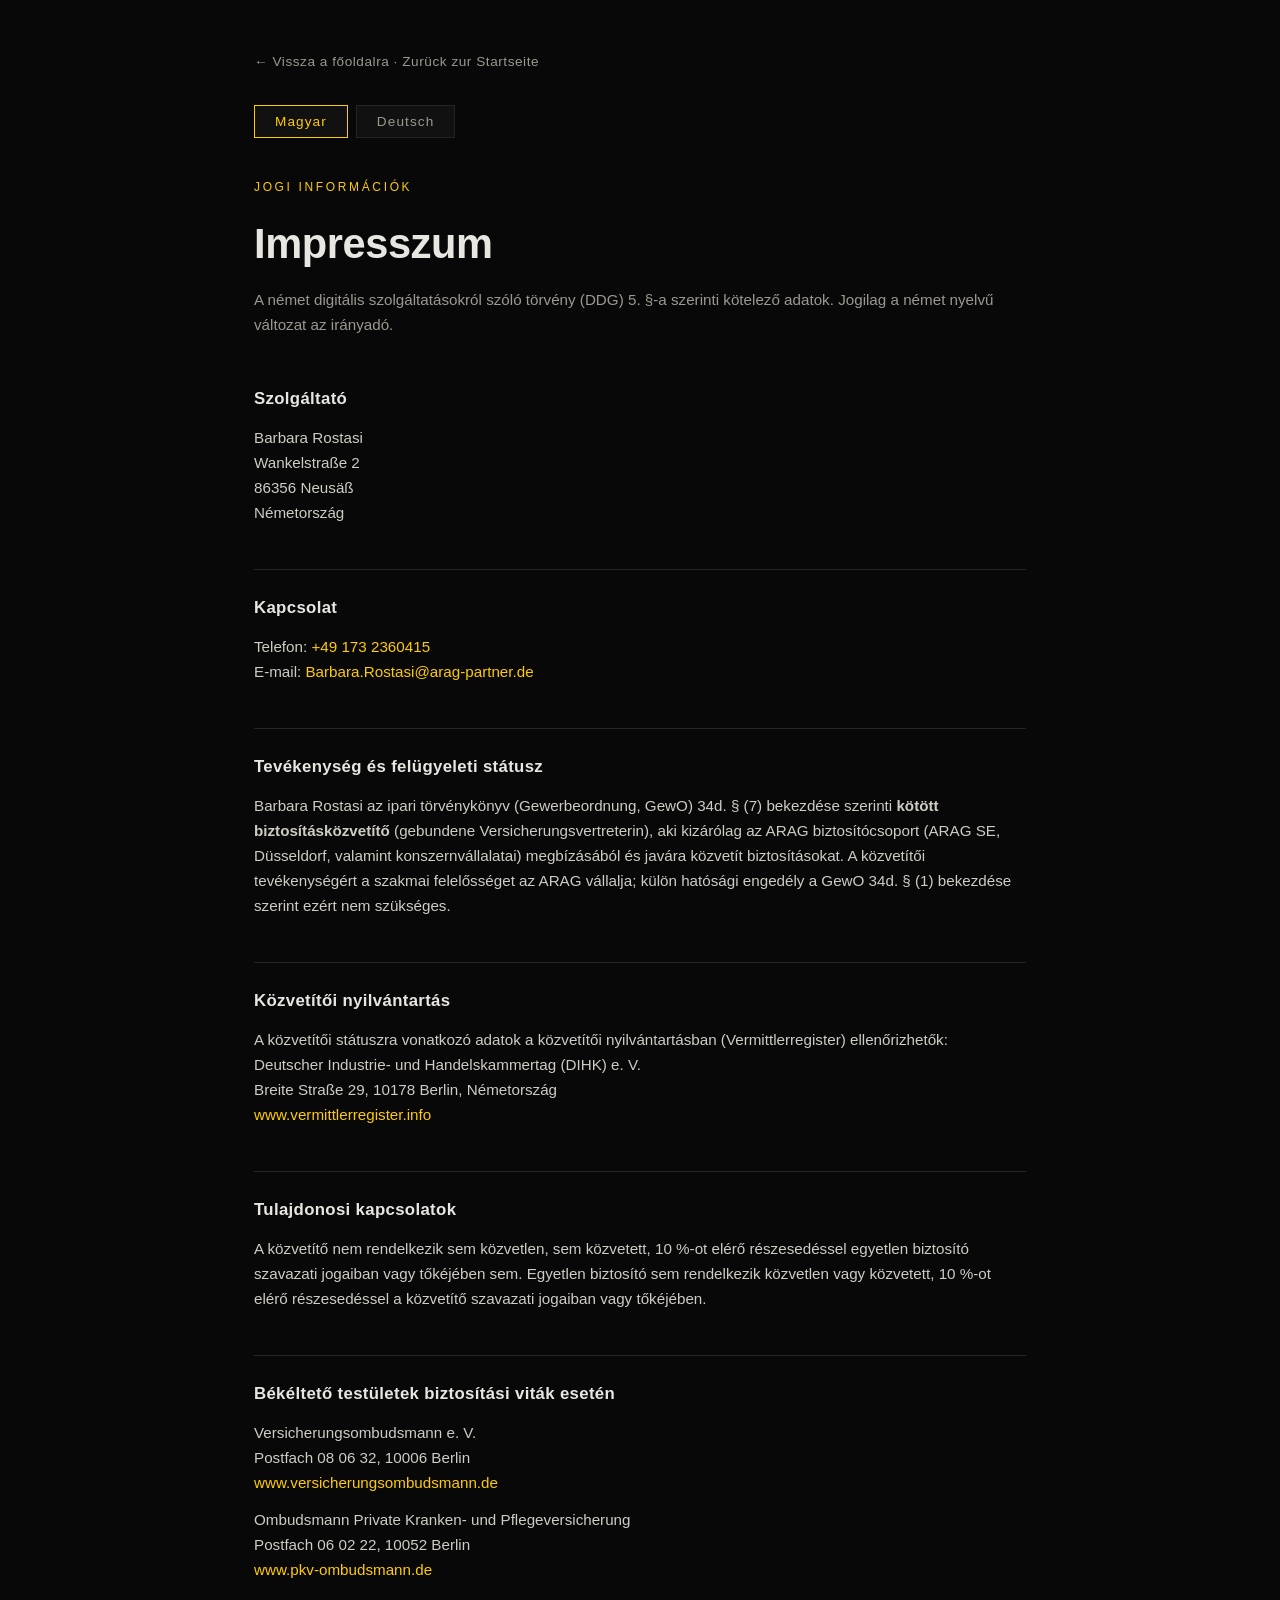
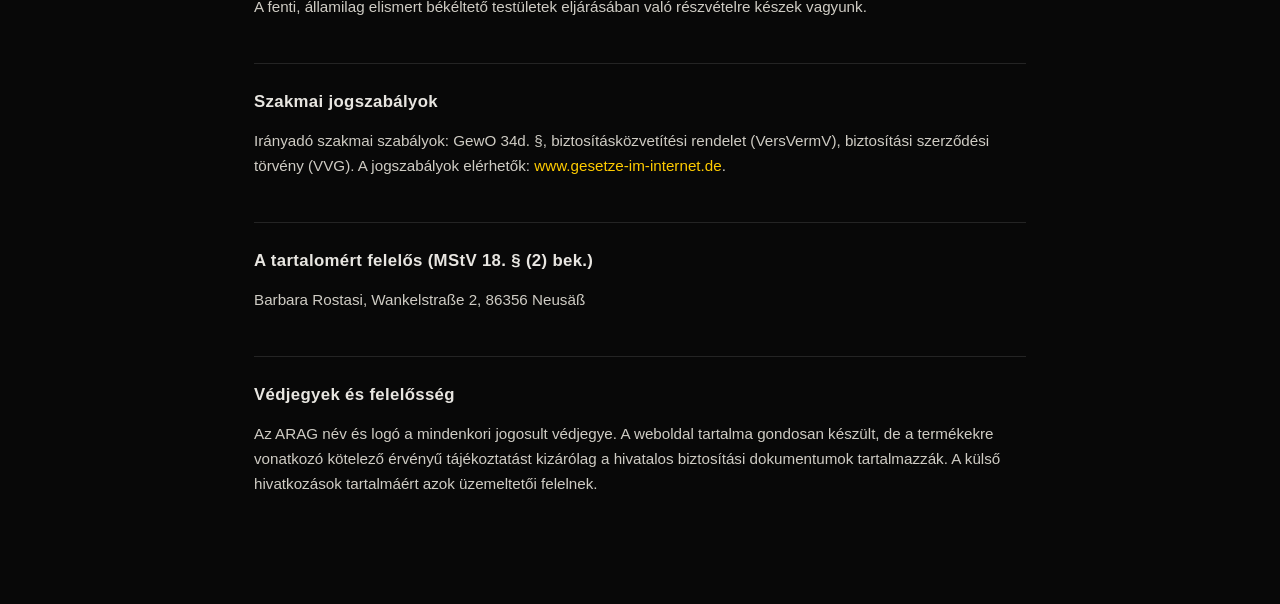
<file: impressum.html>
<!DOCTYPE html>
<html lang="hu">
<head>
<meta charset="UTF-8">
<meta name="viewport" content="width=device-width, initial-scale=1.0">
<meta name="robots" content="noindex, follow">
<meta name="description" content="Impressum und ungarisches Impresszum von Barbara Rostasi mit Kontakt- und Vermittlerinformationen.">
<title>Impressum / Impresszum | Barbara Rostasi – ARAG Versicherungsberatung</title>
<meta name="theme-color" content="#080808">
<style>
  :root{
    --bg:#080808; --panel:#111111; --line:#242424;
    --text:#e8e6e1; --muted:#9b988f; --accent:#ffcc00;
  }
  *{box-sizing:border-box;margin:0;padding:0}
  body{background:var(--bg);color:var(--text);font-family:"Helvetica Neue",Arial,system-ui,sans-serif;line-height:1.65;-webkit-font-smoothing:antialiased}
  .wrap{max-width:820px;margin:0 auto;padding:48px 24px 96px}
  a{color:var(--accent);text-decoration:none}
  a:hover{text-decoration:underline}
  .back{display:inline-block;font-size:.85rem;color:var(--muted);margin-bottom:32px;letter-spacing:.04em}
  .back:hover{color:var(--accent)}
  .lang-switch{display:flex;gap:8px;margin-bottom:40px}
  .lang-switch button{background:var(--panel);border:1px solid var(--line);color:var(--muted);padding:8px 20px;font-size:.85rem;letter-spacing:.08em;cursor:pointer;transition:.2s}
  .lang-switch button.active{border-color:var(--accent);color:var(--accent)}
  .lang-switch button:focus-visible{outline:2px solid var(--accent);outline-offset:2px}
  .eyebrow{font-size:.75rem;letter-spacing:.22em;text-transform:uppercase;color:var(--accent);margin-bottom:12px}
  h1{font-size:clamp(1.8rem,4vw,2.6rem);font-weight:700;letter-spacing:-.01em;margin-bottom:8px}
  .sub{color:var(--muted);margin-bottom:48px;font-size:.95rem}
  h2{font-size:1.05rem;letter-spacing:.02em;margin:44px 0 12px;padding-top:24px;border-top:1px solid var(--line);color:var(--text)}
  h2:first-of-type{border-top:none;padding-top:0;margin-top:0}
  p{margin-bottom:12px;color:#cfccc4;font-size:.95rem}
  address{font-style:normal;color:#cfccc4;font-size:.95rem;margin-bottom:12px}
  .note{background:var(--panel);border:1px solid var(--line);border-left:3px solid var(--accent);padding:14px 18px;font-size:.85rem;color:var(--muted);margin:20px 0}
  [hidden]{display:none !important}
  @media (prefers-reduced-motion: reduce){*{transition:none !important}}
</style>
</head>
<body>
<div class="wrap">
  <a class="back" href="index.html">← Vissza a főoldalra · Zurück zur Startseite</a>

  <div class="lang-switch" role="tablist" aria-label="Sprache / Nyelv">
    <button type="button" id="btn-hu" class="active" onclick="setLang('hu')">Magyar</button>
    <button type="button" id="btn-de" onclick="setLang('de')">Deutsch</button>
  </div>

  <!-- ================= MAGYAR ================= -->
  <section id="lang-hu">
    <p class="eyebrow">Jogi információk</p>
    <h1>Impresszum</h1>
    <p class="sub">A német digitális szolgáltatásokról szóló törvény (DDG) 5. §-a szerinti kötelező adatok. Jogilag a német nyelvű változat az irányadó.</p>

    <h2>Szolgáltató</h2>
    <address>
      Barbara Rostasi<br>
      Wankelstraße 2<br>
      86356 Neusäß<br>
      Németország
    </address>

    <h2>Kapcsolat</h2>
    <p>Telefon: <a href="tel:+491732360415">+49&nbsp;173&nbsp;2360415</a><br>
    E-mail: <a href="mailto:Barbara.Rostasi@arag-partner.de">Barbara.Rostasi@arag-partner.de</a></p>

    <h2>Tevékenység és felügyeleti státusz</h2>
    <p>Barbara Rostasi az ipari törvénykönyv (Gewerbeordnung, GewO) 34d.&nbsp;§ (7)&nbsp;bekezdése szerinti <strong>kötött biztosításközvetítő</strong> (gebundene Versicherungsvertreterin), aki kizárólag az ARAG biztosítócsoport (ARAG SE, Düsseldorf, valamint konszernvállalatai) megbízásából és javára közvetít biztosításokat. A közvetítői tevékenységért a szakmai felelősséget az ARAG vállalja; külön hatósági engedély a GewO 34d.&nbsp;§ (1)&nbsp;bekezdése szerint ezért nem szükséges.</p>

    <h2>Közvetítői nyilvántartás</h2>
    <p>A közvetítői státuszra vonatkozó adatok a közvetítői nyilvántartásban (Vermittlerregister) ellenőrizhetők:<br>
    Deutscher Industrie- und Handelskammertag (DIHK) e.&nbsp;V.<br>
    Breite Straße 29, 10178 Berlin, Németország<br>
    <a href="https://www.vermittlerregister.info" rel="noopener">www.vermittlerregister.info</a></p>

    <h2>Tulajdonosi kapcsolatok</h2>
    <p>A közvetítő nem rendelkezik sem közvetlen, sem közvetett, 10&nbsp;%-ot elérő részesedéssel egyetlen biztosító szavazati jogaiban vagy tőkéjében sem. Egyetlen biztosító sem rendelkezik közvetlen vagy közvetett, 10&nbsp;%-ot elérő részesedéssel a közvetítő szavazati jogaiban vagy tőkéjében.</p>

    <h2>Békéltető testületek biztosítási viták esetén</h2>
    <p>Versicherungsombudsmann e.&nbsp;V.<br>Postfach 08&nbsp;06&nbsp;32, 10006 Berlin<br><a href="https://www.versicherungsombudsmann.de" rel="noopener">www.versicherungsombudsmann.de</a></p>
    <p>Ombudsmann Private Kranken- und Pflegeversicherung<br>Postfach 06&nbsp;02&nbsp;22, 10052 Berlin<br><a href="https://www.pkv-ombudsmann.de" rel="noopener">www.pkv-ombudsmann.de</a></p>
    <p>A fenti, államilag elismert békéltető testületek eljárásában való részvételre készek vagyunk.</p>

    <h2>Szakmai jogszabályok</h2>
    <p>Irányadó szakmai szabályok: GewO 34d.&nbsp;§, biztosításközvetítési rendelet (VersVermV), biztosítási szerződési törvény (VVG). A jogszabályok elérhetők: <a href="https://www.gesetze-im-internet.de" rel="noopener">www.gesetze-im-internet.de</a>.</p>

    <h2>A tartalomért felelős (MStV 18.&nbsp;§ (2)&nbsp;bek.)</h2>
    <p>Barbara Rostasi, Wankelstraße 2, 86356 Neusäß</p>

    <h2>Védjegyek és felelősség</h2>
    <p>Az ARAG név és logó a mindenkori jogosult védjegye. A weboldal tartalma gondosan készült, de a termékekre vonatkozó kötelező érvényű tájékoztatást kizárólag a hivatalos biztosítási dokumentumok tartalmazzák. A külső hivatkozások tartalmáért azok üzemeltetői felelnek.</p>
  </section>

  <!-- ================= DEUTSCH ================= -->
  <section id="lang-de" hidden>
    <p class="eyebrow">Rechtliche Informationen</p>
    <h1>Impressum</h1>
    <p class="sub">Angaben gemäß § 5 Digitale-Dienste-Gesetz (DDG) und § 15 Versicherungsvermittlungsverordnung (VersVermV).</p>

    <h2>Diensteanbieterin</h2>
    <address>
      Barbara Rostasi<br>
      Wankelstraße 2<br>
      86356 Neusäß<br>
      Deutschland
    </address>

    <h2>Kontakt</h2>
    <p>Telefon: <a href="tel:+491732360415">+49&nbsp;173&nbsp;2360415</a><br>
    E-Mail: <a href="mailto:Barbara.Rostasi@arag-partner.de">Barbara.Rostasi@arag-partner.de</a></p>

    <h2>Tätigkeit und Status</h2>
    <p>Barbara Rostasi ist <strong>gebundene Versicherungsvertreterin nach § 34d Abs. 7 GewO</strong> und vermittelt Versicherungen ausschließlich im Auftrag und für Rechnung der ARAG Versicherungsgruppe (ARAG SE, Düsseldorf, sowie deren Konzernunternehmen). Die uneingeschränkte Haftung für die Vermittlungstätigkeit wird von der ARAG übernommen; eine eigene Erlaubnis nach § 34d Abs. 1 GewO ist daher nicht erforderlich.</p>

    <h2>Vermittlerregister</h2>
    <p>Die Angaben zum Vermittlerstatus können im Vermittlerregister überprüft werden:<br>
    Deutscher Industrie- und Handelskammertag (DIHK) e.&nbsp;V.<br>
    Breite Straße 29, 10178 Berlin<br>
    <a href="https://www.vermittlerregister.info" rel="noopener">www.vermittlerregister.info</a></p>

    <h2>Beteiligungsverhältnisse</h2>
    <p>Es bestehen keine direkten oder indirekten Beteiligungen von 10&nbsp;% oder mehr an den Stimmrechten oder am Kapital eines Versicherungsunternehmens. Ebenso hält kein Versicherungsunternehmen eine direkte oder indirekte Beteiligung von 10&nbsp;% oder mehr an den Stimmrechten oder am Kapital der Vermittlerin.</p>

    <h2>Schlichtungsstellen</h2>
    <p>Versicherungsombudsmann e.&nbsp;V.<br>Postfach 08&nbsp;06&nbsp;32, 10006 Berlin<br><a href="https://www.versicherungsombudsmann.de" rel="noopener">www.versicherungsombudsmann.de</a></p>
    <p>Ombudsmann Private Kranken- und Pflegeversicherung<br>Postfach 06&nbsp;02&nbsp;22, 10052 Berlin<br><a href="https://www.pkv-ombudsmann.de" rel="noopener">www.pkv-ombudsmann.de</a></p>
    <p>Zur Teilnahme an Streitbeilegungsverfahren vor den vorstehend genannten, staatlich anerkannten Verbraucherschlichtungsstellen sind wir bereit und verpflichtet.</p>

    <h2>Berufsrechtliche Regelungen</h2>
    <p>Maßgebliche berufsrechtliche Regelungen: § 34d Gewerbeordnung (GewO), Versicherungsvermittlungsverordnung (VersVermV), Versicherungsvertragsgesetz (VVG). Einsehbar unter <a href="https://www.gesetze-im-internet.de" rel="noopener">www.gesetze-im-internet.de</a>.</p>

    <h2>Verantwortlich für den Inhalt nach § 18 Abs. 2 MStV</h2>
    <p>Barbara Rostasi, Wankelstraße 2, 86356 Neusäß</p>

    <h2>Marken und Haftungshinweis</h2>
    <p>Name und Logo „ARAG" sind Marken des jeweiligen Rechteinhabers. Die Inhalte dieser Website wurden mit Sorgfalt erstellt; verbindliche Informationen zu den Produkten ergeben sich ausschließlich aus den offiziellen Versicherungsunterlagen. Für die Inhalte externer Links sind ausschließlich deren Betreiber verantwortlich.</p>
  </section>
</div>

<script>
function setLang(l){
  document.getElementById('lang-hu').hidden = (l!=='hu');
  document.getElementById('lang-de').hidden = (l!=='de');
  document.getElementById('btn-hu').classList.toggle('active', l==='hu');
  document.getElementById('btn-de').classList.toggle('active', l==='de');
  document.documentElement.lang = l;
}
</script>
</body>
</html>
</file>
<file: styles.css>
:root {
  --arag-blue: #f5c400;
  --accent-dark: #735900;
  --accent-ink: #171300;
  --blue-900: #080808;
  --blue-850: #111111;
  --blue-800: #181818;
  --blue-700: #242424;
  --blue-100: #fff2ad;
  --blue-050: #fffaf0;
  --ink: #171717;
  --muted: #66645f;
  --line: #e3dfd3;
  --sand: #f0ece1;
  --warm-white: #f8f6ef;
  --white: #fff;
  --green: #a27d00;
  --amber: #f5c400;
  --shadow-sm: 0 10px 30px rgba(0, 0, 0, 0.08);
  --shadow-md: 0 22px 60px rgba(0, 0, 0, 0.16);
  --radius-sm: 12px;
  --radius-md: 20px;
  --radius-lg: 30px;
  --container: 1180px;
}

* {
  box-sizing: border-box;
}

html {
  scroll-behavior: smooth;
  scroll-padding-top: var(--anchor-offset, 120px);
  overflow-x: clip;
}

body {
  margin: 0;
  color: var(--ink);
  background: var(--white);
  font-family: system-ui, -apple-system, BlinkMacSystemFont, "Segoe UI", sans-serif;
  font-size: 16px;
  line-height: 1.65;
  -webkit-font-smoothing: antialiased;
  overflow-x: clip;
}

body.menu-open {
  overflow: hidden;
}

img {
  display: block;
  max-width: 100%;
}

a {
  color: inherit;
  text-decoration: none;
  -webkit-tap-highlight-color: rgba(245, 196, 0, 0.22);
}

button,
input,
select,
textarea {
  font: inherit;
}

button {
  color: inherit;
  -webkit-tap-highlight-color: rgba(245, 196, 0, 0.22);
}

h1,
h2,
h3,
p {
  margin-top: 0;
}

h1,
h2,
h3 {
  font-family: system-ui, -apple-system, BlinkMacSystemFont, "Segoe UI", sans-serif;
  line-height: 1.16;
}

h1 {
  margin-bottom: 25px;
  font-size: clamp(2.9rem, 5.2vw, 5rem);
  letter-spacing: -0.055em;
}

h2 {
  margin-bottom: 22px;
  font-size: clamp(2.15rem, 3.6vw, 3.55rem);
  letter-spacing: -0.045em;
}

h3 {
  letter-spacing: -0.025em;
}

svg {
  fill: none;
  stroke: currentColor;
  stroke-linecap: round;
  stroke-linejoin: round;
  stroke-width: 1.8;
}

.container {
  width: min(var(--container), calc(100% - 48px));
  margin-inline: auto;
}

.section {
  padding: 120px 0;
}

[id] {
  scroll-margin-top: var(--anchor-offset, 120px);
}

.sr-only {
  position: absolute;
  width: 1px;
  height: 1px;
  padding: 0;
  margin: -1px;
  overflow: hidden;
  clip: rect(0, 0, 0, 0);
  white-space: nowrap;
  border: 0;
}

.skip-link {
  position: fixed;
  z-index: 1000;
  top: 10px;
  left: 10px;
  padding: 10px 16px;
  color: var(--white);
  background: var(--blue-900);
  border-radius: 8px;
  transform: translateY(-160%);
  transition: transform 0.2s ease;
}

.skip-link:focus {
  transform: translateY(0);
}

.scroll-progress {
  position: fixed;
  z-index: 1200;
  top: 0;
  right: 0;
  left: 0;
  height: 3px;
  background: linear-gradient(90deg, #f5c400, #ffe477);
  box-shadow: 0 0 16px rgba(245, 196, 0, 0.5);
  pointer-events: none;
  transform: scaleX(0);
  transform-origin: left center;
  will-change: transform;
}

.cursor-glow {
  position: fixed;
  z-index: 80;
  top: 0;
  left: 0;
  width: 360px;
  height: 360px;
  background: radial-gradient(circle, rgba(245, 196, 0, 0.18), transparent 68%);
  border-radius: 50%;
  filter: blur(8px);
  opacity: 0;
  pointer-events: none;
  transform: translate3d(calc(var(--cursor-x, 50vw) - 50%), calc(var(--cursor-y, 50vh) - 50%), 0);
  transition: opacity 0.35s ease;
  mix-blend-mode: screen;
  will-change: transform, opacity;
}

body.has-pointer .cursor-glow {
  opacity: 1;
}

.service-bar {
  color: #e7e7e7;
  background: var(--blue-900);
  font-size: 0.84rem;
}

.service-bar__inner {
  display: flex;
  align-items: center;
  justify-content: space-between;
  min-height: 38px;
}

.service-bar p {
  display: flex;
  align-items: center;
  gap: 10px;
  margin: 0;
}

.status-dot {
  display: inline-block;
  flex: 0 0 auto;
  width: 8px;
  height: 8px;
  background: var(--arag-blue);
  border: 2px solid rgba(255, 255, 255, 0.38);
  border-radius: 50%;
  box-shadow: 0 0 0 4px rgba(245, 196, 0, 0.15);
  animation: status-pulse 2.6s ease-in-out infinite;
}

.service-bar a {
  display: flex;
  align-items: center;
  gap: 8px;
  color: var(--white);
  font-weight: 700;
}

.service-bar a svg {
  width: 15px;
  height: 15px;
  fill: currentColor;
  stroke: none;
}

.site-header {
  position: sticky;
  z-index: 100;
  top: 0;
  background: rgba(255, 255, 255, 0.94);
  border-bottom: 1px solid transparent;
  backdrop-filter: blur(16px);
  transition:
    box-shadow 0.25s ease,
    border-color 0.25s ease;
}

.site-header.is-scrolled {
  border-color: rgba(0, 0, 0, 0.08);
  box-shadow: 0 8px 30px rgba(0, 0, 0, 0.08);
}

.nav-wrap {
  display: flex;
  align-items: center;
  justify-content: space-between;
  min-height: 84px;
}

.brand {
  display: inline-flex;
  align-items: center;
  gap: 13px;
}

.brand__mark {
  display: inline-flex;
  align-items: center;
  justify-content: center;
  flex: 0 0 auto;
  width: 46px;
  height: 46px;
  overflow: hidden;
  background: transparent;
  border-radius: 50%;
}

.brand__mark img {
  width: 100%;
  height: 100%;
  object-fit: contain;
}

.brand__text {
  display: grid;
  line-height: 1.15;
}

.brand__text strong {
  font-family: system-ui, -apple-system, BlinkMacSystemFont, "Segoe UI", sans-serif;
  font-size: 0.98rem;
}

.brand__text small {
  margin-top: 3px;
  color: var(--muted);
  font-size: 0.72rem;
  letter-spacing: 0.02em;
}

.main-nav {
  display: flex;
  align-items: center;
  gap: 30px;
}

.main-nav > a:not(.button) {
  position: relative;
  color: #2d2d2d;
  font-size: 0.92rem;
  font-weight: 600;
}

.main-nav > a:not(.button)::after {
  position: absolute;
  right: 0;
  bottom: -8px;
  left: 0;
  height: 2px;
  background: var(--arag-blue);
  content: "";
  transform: scaleX(0);
  transition: transform 0.2s ease;
}

.main-nav > a:not(.button):hover::after,
.main-nav > a:not(.button):focus-visible::after {
  transform: scaleX(1);
}

.menu-toggle {
  display: none;
  position: relative;
  z-index: 4;
  width: 44px;
  height: 44px;
  padding: 11px;
  background: var(--blue-050);
  border: 1px solid var(--line);
  border-radius: 10px;
  cursor: pointer;
}

.menu-toggle > span:not(.sr-only) {
  display: block;
  width: 20px;
  height: 2px;
  margin: 4px 0;
  background: var(--ink);
  transition: transform 0.2s ease;
}

.button {
  position: relative;
  overflow: hidden;
  display: inline-flex;
  align-items: center;
  justify-content: center;
  gap: 12px;
  min-height: 54px;
  padding: 0 24px;
  border: 1px solid transparent;
  border-radius: 10px;
  cursor: pointer;
  font-family: system-ui, -apple-system, BlinkMacSystemFont, "Segoe UI", sans-serif;
  font-size: 0.91rem;
  font-weight: 700;
  line-height: 1;
  transition:
    transform 0.2s ease,
    box-shadow 0.2s ease,
    background 0.2s ease;
}

.button::before {
  position: absolute;
  inset: 0;
  background: radial-gradient(
    130px circle at var(--btn-x, 50%) var(--btn-y, 50%),
    rgba(255, 255, 255, 0.48),
    transparent 62%
  );
  content: "";
  opacity: 0;
  pointer-events: none;
  transition: opacity 0.25s ease;
}

.button::after {
  position: absolute;
  top: -60%;
  left: -55%;
  width: 38%;
  height: 220%;
  background: linear-gradient(90deg, transparent, rgba(255, 255, 255, 0.55), transparent);
  content: "";
  pointer-events: none;
  transform: rotate(18deg) translateX(-180%);
  transition: transform 0.65s cubic-bezier(0.22, 1, 0.36, 1);
}

.button:hover::before {
  opacity: 1;
}

.button:hover::after {
  transform: rotate(18deg) translateX(520%);
}

.button:hover {
  transform: translateY(-2px);
}

.button:active {
  transform: translateY(0) scale(0.98);
}

.button:focus-visible,
a:focus-visible,
button:focus-visible,
summary:focus-visible,
input:focus-visible,
select:focus-visible,
textarea:focus-visible {
  outline: 3px solid rgba(245, 196, 0, 0.42);
  outline-offset: 3px;
}

.button svg {
  width: 18px;
  height: 18px;
}

.button--small {
  min-height: 44px;
  padding-inline: 19px;
  font-size: 0.84rem;
}

.button--primary {
  color: var(--accent-ink);
  background: var(--arag-blue);
  box-shadow: 0 10px 24px rgba(245, 196, 0, 0.22);
  animation: button-breathe 4.2s ease-in-out infinite;
}

.button--primary:hover {
  background: #e3b500;
  box-shadow: 0 14px 30px rgba(245, 196, 0, 0.3);
}

.button--white {
  color: var(--blue-900);
  background: var(--white);
  box-shadow: 0 12px 26px rgba(0, 0, 0, 0.14);
}

.button--secondary {
  color: var(--blue-900);
  background: var(--blue-050);
  border-color: var(--line);
}

.button--full {
  width: 100%;
}

.eyebrow {
  display: flex;
  align-items: center;
  gap: 11px;
  margin-bottom: 18px;
  color: var(--accent-dark);
  font-family: system-ui, -apple-system, BlinkMacSystemFont, "Segoe UI", sans-serif;
  font-size: 0.72rem;
  font-weight: 800;
  letter-spacing: 0.13em;
  text-transform: uppercase;
}

.eyebrow > span {
  width: 26px;
  height: 2px;
  background: currentColor;
}

.eyebrow--light {
  color: var(--arag-blue);
}

.hero {
  position: relative;
  overflow: hidden;
  color: var(--white);
  background:
    radial-gradient(circle at 20% 5%, rgba(245, 196, 0, 0.18), transparent 32%),
    linear-gradient(120deg, #060606 0%, #111111 53%, #1b1b1b 100%);
  background-size: 135% 135%, auto;
  animation: hero-ambient 13s ease-in-out infinite alternate;
}

.hero::before {
  position: absolute;
  top: 12%;
  right: 36%;
  width: 240px;
  height: 240px;
  background: radial-gradient(circle, rgba(245, 196, 0, 0.18), transparent 68%);
  border-radius: 50%;
  content: "";
  filter: blur(8px);
  pointer-events: none;
  animation: glow-drift 8s ease-in-out infinite alternate;
}

.hero__shape {
  position: absolute;
  border: 1px solid rgba(255, 255, 255, 0.08);
  border-radius: 50%;
  pointer-events: none;
}

.hero__shape--one {
  top: -190px;
  left: -150px;
  width: 540px;
  height: 540px;
  animation: orbit-drift 15s ease-in-out infinite alternate;
}

.hero__shape--two {
  right: -240px;
  bottom: -270px;
  width: 700px;
  height: 700px;
  animation: orbit-drift 19s ease-in-out -4s infinite alternate-reverse;
}

.hero__grid {
  position: relative;
  z-index: 1;
  display: grid;
  grid-template-columns: minmax(0, 1fr) minmax(480px, 0.88fr);
  gap: 66px;
  align-items: center;
  min-height: 695px;
  padding-top: 55px;
  padding-bottom: 62px;
}

.hero__copy {
  max-width: 670px;
}

.hero .eyebrow {
  color: var(--arag-blue);
}

.hero h1 em {
  position: relative;
  z-index: 0;
  color: #ffd633;
  font-style: normal;
  white-space: nowrap;
}

.hero h1 em::after {
  position: absolute;
  z-index: -1;
  right: 2px;
  bottom: 3px;
  left: 2px;
  height: 8px;
  background: rgba(245, 196, 0, 0.22);
  border-radius: 10px;
  content: "";
}

.hero__lead {
  max-width: 610px;
  margin-bottom: 32px;
  color: #dedede;
  font-size: 1.08rem;
  line-height: 1.75;
}

.hero__actions {
  display: flex;
  align-items: center;
  gap: 28px;
  margin-bottom: 38px;
}

.text-link {
  display: inline-flex;
  align-items: center;
  gap: 11px;
}

.text-link__icon {
  display: inline-flex;
  align-items: center;
  justify-content: center;
  width: 42px;
  height: 42px;
  color: var(--white);
  background: rgba(255, 255, 255, 0.12);
  border: 1px solid rgba(255, 255, 255, 0.18);
  border-radius: 50%;
}

.text-link__icon svg {
  width: 18px;
  height: 18px;
  fill: currentColor;
  stroke: none;
}

.text-link > span:last-child {
  display: grid;
  line-height: 1.2;
}

.text-link small {
  color: #bdbdbd;
  font-size: 0.7rem;
}

.text-link strong {
  margin-top: 4px;
  font-size: 0.9rem;
}

.text-link--dark .text-link__icon {
  color: var(--accent-dark);
  background: var(--blue-100);
  border-color: transparent;
}

.text-link--dark small {
  color: var(--muted);
}

.hero__trust {
  display: flex;
  flex-wrap: wrap;
  gap: 10px 24px;
  color: #dedede;
  font-size: 0.78rem;
  font-weight: 600;
}

.hero__trust span {
  display: inline-flex;
  align-items: center;
  gap: 7px;
  animation: trust-breathe 4.8s ease-in-out infinite;
}

.hero__trust span:nth-child(2) {
  animation-delay: 0.35s;
}

.hero__trust span:nth-child(3) {
  animation-delay: 0.7s;
}

.hero__trust svg {
  width: 17px;
  height: 17px;
  padding: 3px;
  color: #ffd633;
  background: rgba(245, 196, 0, 0.13);
  border-radius: 50%;
  stroke-width: 3;
}

.hero__visual {
  position: relative;
  min-width: 0;
}

.hero__image-wrap {
  position: relative;
  overflow: hidden;
  aspect-ratio: 0.91;
  background: #e6e1da;
  border: 1px solid rgba(255, 255, 255, 0.18);
  border-radius: 120px 16px 18px 18px;
  box-shadow: 0 35px 80px rgba(0, 0, 0, 0.42);
  transition:
    transform 0.65s cubic-bezier(0.22, 1, 0.36, 1),
    box-shadow 0.65s ease;
  will-change: transform;
}

.hero__image-wrap::before {
  position: absolute;
  z-index: 1;
  inset: -18%;
  background: linear-gradient(
    110deg,
    transparent 28%,
    rgba(255, 255, 255, 0.2) 43%,
    transparent 58%
  );
  content: "";
  mix-blend-mode: screen;
  opacity: 0;
  pointer-events: none;
  transform: translateX(-62%) rotate(4deg);
  animation: image-shine 7.6s ease-in-out 1.2s infinite;
}

.hero__image-wrap::after {
  position: absolute;
  z-index: 1;
  inset: 0;
  background: linear-gradient(180deg, transparent 58%, rgba(0, 0, 0, 0.3));
  content: "";
}

.hero__image-wrap img {
  width: 100%;
  height: 100%;
  object-fit: cover;
  object-position: 50% 44%;
  transform: scale(1.035) translate3d(var(--hero-x, 0), var(--hero-y, 0), 0);
  transition: transform 0.45s cubic-bezier(0.22, 1, 0.36, 1);
  will-change: transform;
}

.hero__name-card {
  position: absolute;
  z-index: 2;
  right: 18px;
  bottom: 18px;
  left: 18px;
  display: flex;
  align-items: center;
  gap: 12px;
  padding: 14px;
  color: var(--ink);
  background: rgba(255, 255, 255, 0.94);
  border: 1px solid rgba(255, 255, 255, 0.8);
  border-radius: 13px;
  box-shadow: var(--shadow-sm);
  backdrop-filter: blur(12px);
}

.hero__initials {
  display: inline-flex;
  align-items: center;
  justify-content: center;
  width: 42px;
  height: 42px;
  color: var(--accent-ink);
  background: var(--arag-blue);
  border-radius: 50%;
  font-family: system-ui, -apple-system, BlinkMacSystemFont, "Segoe UI", sans-serif;
  font-size: 0.76rem;
  font-weight: 800;
}

.hero__name-card > span:last-child {
  display: grid;
  line-height: 1.25;
}

.hero__name-card strong {
  font-family: system-ui, -apple-system, BlinkMacSystemFont, "Segoe UI", sans-serif;
  font-size: 0.92rem;
}

.hero__name-card small {
  margin-top: 3px;
  color: var(--muted);
  font-size: 0.72rem;
}

.hero__availability {
  position: absolute;
  z-index: 3;
  top: 80px;
  left: -44px;
  display: flex;
  align-items: center;
  gap: 10px;
  padding: 13px 15px;
  color: var(--ink);
  background: var(--white);
  border-radius: 12px;
  box-shadow: var(--shadow-md);
  animation: gentle-float 4.8s ease-in-out infinite;
}

.hero__availability svg {
  width: 30px;
  height: 30px;
  padding: 6px;
  color: var(--accent-dark);
  background: var(--blue-100);
  border-radius: 8px;
}

.hero__availability span {
  display: grid;
  line-height: 1.25;
}

.hero__availability strong {
  font-size: 0.74rem;
}

.hero__availability small {
  margin-top: 3px;
  color: var(--muted);
  font-size: 0.64rem;
}

.hero__footnote {
  position: relative;
  z-index: 3;
  display: flex;
  justify-content: center;
  padding: 17px 24px;
  color: #4a4945;
  background: var(--white);
  border-radius: 15px 15px 0 0;
  box-shadow: 0 -12px 35px rgba(0, 0, 0, 0.08);
}

.hero__footnote p {
  margin: 0;
  font-size: 0.86rem;
  text-align: center;
}

.hero__footnote strong {
  color: var(--accent-dark);
}

.motion-strip {
  position: relative;
  z-index: 4;
  overflow: hidden;
  color: var(--white);
  background: #080808;
  border-top: 1px solid rgba(245, 196, 0, 0.22);
  border-bottom: 1px solid rgba(245, 196, 0, 0.22);
}

.motion-strip::before,
.motion-strip::after {
  position: absolute;
  z-index: 2;
  top: 0;
  bottom: 0;
  width: 90px;
  content: "";
  pointer-events: none;
}

.motion-strip::before {
  left: 0;
  background: linear-gradient(90deg, #080808, transparent);
}

.motion-strip::after {
  right: 0;
  background: linear-gradient(-90deg, #080808, transparent);
}

.motion-strip__track {
  display: flex;
  align-items: center;
  width: max-content;
  min-height: 66px;
  animation: marquee 28s linear infinite;
  will-change: transform;
}

.motion-strip:hover .motion-strip__track {
  animation-play-state: paused;
}

.motion-strip__track span {
  display: inline-flex;
  align-items: center;
  gap: 24px;
  padding-right: 48px;
  color: #d4d4d4;
  font-family: system-ui, -apple-system, BlinkMacSystemFont, "Segoe UI", sans-serif;
  font-size: 0.72rem;
  font-weight: 700;
  letter-spacing: 0.13em;
  text-transform: uppercase;
  white-space: nowrap;
}

.motion-strip__track i {
  width: 8px;
  height: 8px;
  background: var(--arag-blue);
  border-radius: 2px;
  box-shadow: 0 0 12px rgba(245, 196, 0, 0.5);
  transform: rotate(45deg);
}

.solutions {
  background:
    linear-gradient(rgba(0, 0, 0, 0.035) 1px, transparent 1px),
    linear-gradient(90deg, rgba(0, 0, 0, 0.035) 1px, transparent 1px),
    var(--warm-white);
  background-size: 44px 44px;
}

.section-heading--split {
  display: grid;
  grid-template-columns: 1.15fr 0.85fr;
  gap: 80px;
  align-items: end;
  margin-bottom: 52px;
}

.section-heading h2 {
  max-width: 590px;
  margin-bottom: 0;
}

.section-heading > p {
  max-width: 470px;
  margin-bottom: 6px;
  color: var(--muted);
}

.solution-grid {
  display: grid;
  grid-template-columns: repeat(4, 1fr);
  gap: 18px;
}

.solution-card {
  position: relative;
  overflow: hidden;
  min-height: 354px;
  padding: 31px 27px 27px;
  background: var(--white);
  border: 1px solid #e3e0d7;
  border-radius: var(--radius-md);
  box-shadow: 0 8px 28px rgba(0, 0, 0, 0.04);
  transition:
    transform 0.25s ease,
    box-shadow 0.25s ease,
    border-color 0.25s ease;
}

.solution-card::before {
  position: absolute;
  z-index: 0;
  inset: 0;
  background: radial-gradient(
    260px circle at var(--mouse-x, 50%) var(--mouse-y, 50%),
    rgba(245, 196, 0, 0.14),
    transparent 62%
  );
  content: "";
  opacity: 0;
  pointer-events: none;
  transition: opacity 0.3s ease;
}

.solution-card::after {
  position: absolute;
  inset: 0;
  padding: 1px;
  background: linear-gradient(
    135deg,
    rgba(245, 196, 0, 0.72),
    transparent 34%,
    rgba(255, 255, 255, 0.3) 58%,
    transparent
  );
  border-radius: inherit;
  content: "";
  opacity: 0;
  pointer-events: none;
  -webkit-mask:
    linear-gradient(#000 0 0) content-box,
    linear-gradient(#000 0 0);
  -webkit-mask-composite: xor;
  mask:
    linear-gradient(#000 0 0) content-box,
    linear-gradient(#000 0 0);
  mask-composite: exclude;
  transition: opacity 0.3s ease;
}

.solution-card > * {
  position: relative;
  z-index: 1;
}

.solution-card:hover {
  z-index: 2;
  border-color: var(--arag-blue);
  box-shadow: 0 22px 55px rgba(0, 0, 0, 0.13);
  transform: translateY(-8px);
}

.solution-card:hover::before {
  opacity: 1;
}

.solution-card:hover::after {
  opacity: 1;
}

.solution-card--featured {
  color: var(--white);
  background: linear-gradient(145deg, #0d0d0d, #262626);
  border-color: var(--arag-blue);
}

.solution-card__tag {
  position: absolute;
  top: 16px;
  right: 16px;
  padding: 5px 9px;
  color: var(--accent-ink);
  background: var(--arag-blue);
  border-radius: 20px;
  font-size: 0.59rem;
  font-weight: 800;
  letter-spacing: 0.05em;
  text-transform: uppercase;
}

.solution-card__icon {
  display: inline-flex;
  align-items: center;
  justify-content: center;
  width: 50px;
  height: 50px;
  margin-bottom: 38px;
  color: var(--accent-dark);
  background: var(--blue-100);
  border-radius: 14px;
  transition:
    transform 0.35s cubic-bezier(0.22, 1, 0.36, 1),
    border-radius 0.35s ease;
  animation: icon-float 5.2s ease-in-out infinite;
}

.solution-card:nth-child(2n) .solution-card__icon {
  animation-delay: 0.7s;
}

.solution-card:nth-child(3n) .solution-card__icon {
  animation-delay: 1.2s;
}

.solution-card:hover .solution-card__icon {
  border-radius: 50%;
  transform: translateY(-4px) rotate(-4deg) scale(1.08);
}

.solution-card--featured .solution-card__icon {
  color: var(--arag-blue);
  background: rgba(245, 196, 0, 0.12);
}

.solution-card__icon svg {
  width: 25px;
  height: 25px;
}

.solution-card__number {
  position: absolute;
  top: 39px;
  right: 25px;
  color: #bfbcb3;
  font-family: system-ui, -apple-system, BlinkMacSystemFont, "Segoe UI", sans-serif;
  font-size: 0.74rem;
  font-weight: 800;
}

.solution-card--featured .solution-card__number {
  display: none;
}

.solution-card h3 {
  margin-bottom: 12px;
  font-size: 1.2rem;
}

.solution-card p:not(.solution-card__number) {
  margin-bottom: 24px;
  color: var(--muted);
  font-size: 0.87rem;
}

.solution-card--featured p:not(.solution-card__number) {
  color: #d7d7d7;
}

.solution-card a {
  position: absolute;
  bottom: 25px;
  color: var(--accent-dark);
  font-size: 0.8rem;
  font-weight: 800;
}

.solution-card a span {
  display: inline-block;
  margin-left: 5px;
  transition: transform 0.2s ease;
}

.solution-card:hover a span {
  transform: translateX(4px);
}

.solution-card--featured a {
  color: var(--arag-blue);
}

.section-note {
  max-width: 830px;
  margin: 28px auto 0;
  color: #777570;
  font-size: 0.74rem;
  text-align: center;
}

.insurance-bridge {
  position: relative;
  overflow: hidden;
  display: grid;
  grid-template-columns: 72px minmax(0, 1.05fr) minmax(280px, 0.95fr);
  gap: 28px;
  align-items: center;
  margin-top: 30px;
  padding: 32px;
  color: var(--white);
  background:
    radial-gradient(circle at 0 20%, rgba(245, 196, 0, 0.22), transparent 34%),
    linear-gradient(135deg, #080808, #1d1d1d);
  border: 1px solid rgba(245, 196, 0, 0.24);
  border-radius: var(--radius-md);
  box-shadow: 0 24px 60px rgba(0, 0, 0, 0.18);
}

.insurance-bridge::after {
  position: absolute;
  right: -90px;
  bottom: -120px;
  width: 280px;
  height: 280px;
  background: radial-gradient(circle, rgba(245, 196, 0, 0.16), transparent 66%);
  border-radius: 50%;
  content: "";
  pointer-events: none;
}

.insurance-bridge > * {
  position: relative;
  z-index: 1;
}

.insurance-bridge__mark {
  display: inline-flex;
  align-items: center;
  justify-content: center;
  width: 62px;
  height: 62px;
  color: var(--accent-ink);
  background: var(--arag-blue);
  border-radius: 18px;
  box-shadow: 0 16px 34px rgba(245, 196, 0, 0.22);
  font-family: system-ui, -apple-system, BlinkMacSystemFont, "Segoe UI", sans-serif;
  font-size: 2rem;
  font-weight: 800;
  line-height: 1;
  animation: mark-pulse 3.8s ease-in-out infinite;
}

.insurance-bridge .eyebrow {
  margin-bottom: 11px;
  color: var(--arag-blue);
}

.insurance-bridge h3 {
  margin-bottom: 12px;
  font-size: clamp(1.45rem, 2.3vw, 2.05rem);
}

.insurance-bridge__copy > p:not(.eyebrow) {
  margin: 0;
  color: #d6d6d6;
  font-size: 0.91rem;
}

.insurance-bridge__points {
  display: grid;
  gap: 10px;
}

.insurance-bridge__points p {
  display: grid;
  margin: 0;
  padding: 13px 15px;
  background: rgba(255, 255, 255, 0.08);
  border: 1px solid rgba(255, 255, 255, 0.1);
  border-radius: 12px;
  line-height: 1.3;
  transition:
    transform 0.25s ease,
    background 0.25s ease,
    border-color 0.25s ease;
}

.insurance-bridge__points p:hover {
  background: rgba(245, 196, 0, 0.1);
  border-color: rgba(245, 196, 0, 0.25);
  transform: translateX(5px);
}

.insurance-bridge__points strong {
  font-size: 0.82rem;
}

.insurance-bridge__points small {
  margin-top: 4px;
  color: #c6c6c6;
  font-size: 0.68rem;
}

.process {
  position: relative;
  overflow: hidden;
  color: var(--white);
  background: var(--blue-900);
}

.process::before {
  position: absolute;
  top: -210px;
  right: -120px;
  width: 560px;
  height: 560px;
  background: radial-gradient(circle, rgba(245, 196, 0, 0.16), transparent 66%);
  content: "";
}

.process__grid {
  position: relative;
  display: grid;
  grid-template-columns: 0.8fr 1.2fr;
  gap: 110px;
}

.process__intro {
  align-self: center;
}

.process__intro p:not(.eyebrow) {
  margin-bottom: 31px;
  color: #c8c8c8;
}

.process-list {
  margin: 0;
  padding: 0;
  list-style: none;
}

.process-list li {
  display: grid;
  grid-template-columns: 78px 1fr;
  gap: 24px;
  padding: 30px 0;
  border-bottom: 1px solid rgba(255, 255, 255, 0.12);
  transition:
    transform 0.3s ease,
    border-color 0.3s ease;
}

.process-list li:hover {
  border-color: rgba(245, 196, 0, 0.38);
  transform: translateX(8px);
}

.process-list li:first-child {
  padding-top: 4px;
}

.process-list li:last-child {
  padding-bottom: 4px;
  border-bottom: 0;
}

.process-list__number {
  display: inline-flex;
  align-items: center;
  justify-content: center;
  width: 56px;
  height: 56px;
  color: var(--arag-blue);
  background: rgba(245, 196, 0, 0.1);
  border: 1px solid rgba(245, 196, 0, 0.22);
  border-radius: 50%;
  font-family: system-ui, -apple-system, BlinkMacSystemFont, "Segoe UI", sans-serif;
  font-size: 0.74rem;
  font-weight: 800;
  transition:
    color 0.3s ease,
    background 0.3s ease,
    transform 0.3s ease;
}

.process-list li:hover .process-list__number {
  color: var(--accent-ink);
  background: var(--arag-blue);
  transform: rotate(7deg) scale(1.06);
}

.process-list h3 {
  margin-bottom: 9px;
  font-size: 1.2rem;
}

.process-list p {
  max-width: 580px;
  margin: 0;
  color: #c0c0c0;
  font-size: 0.9rem;
}

.about {
  background: var(--white);
}

.about__grid {
  display: grid;
  grid-template-columns: 0.9fr 1.1fr;
  gap: 100px;
  align-items: center;
}

.about__portrait {
  position: relative;
  height: 620px;
}

.about__portrait::before {
  position: absolute;
  z-index: 0;
  top: -22px;
  left: -22px;
  width: 56%;
  height: 43%;
  background:
    radial-gradient(circle, rgba(245, 196, 0, 0.36) 1.5px, transparent 1.5px);
  background-size: 14px 14px;
  content: "";
}

.about__portrait img {
  position: relative;
  z-index: 1;
  width: 100%;
  height: 100%;
  object-fit: cover;
  object-position: 50% 48%;
  border-radius: 20px 120px 20px 20px;
  box-shadow: var(--shadow-md);
  transition:
    transform 0.7s cubic-bezier(0.22, 1, 0.36, 1),
    filter 0.7s ease;
}

.about__portrait:hover img {
  filter: contrast(1.03) saturate(0.92);
  transform: scale(1.018);
}

.about__portrait::after {
  position: absolute;
  z-index: 2;
  inset: 0;
  background: linear-gradient(180deg, transparent 62%, rgba(0, 0, 0, 0.22));
  border-radius: 20px 120px 20px 20px;
  content: "";
}

.about__seal {
  position: absolute;
  z-index: 3;
  right: -38px;
  bottom: 36px;
  display: flex;
  flex-direction: column;
  align-items: center;
  justify-content: center;
  width: 135px;
  height: 135px;
  color: var(--accent-ink);
  background: var(--arag-blue);
  border: 7px solid var(--white);
  border-radius: 50%;
  box-shadow: var(--shadow-md);
  line-height: 1.15;
  text-align: center;
  animation: gentle-float 5.4s ease-in-out -1.8s infinite;
}

.about__seal span {
  font-size: 0.62rem;
}

.about__seal strong {
  margin: 3px 0;
  font-family: system-ui, -apple-system, BlinkMacSystemFont, "Segoe UI", sans-serif;
  font-size: 0.93rem;
}

.about__copy {
  padding-left: 10px;
}

.about__copy h2 {
  max-width: 660px;
}

.about__copy > p:not(.eyebrow) {
  color: var(--muted);
}

.about__copy .about__lead {
  color: #3c3b38;
  font-size: 1rem;
}

.about__promises {
  display: grid;
  gap: 14px;
  margin-top: 31px;
}

.about__promises > div {
  display: flex;
  align-items: center;
  gap: 16px;
  padding: 15px 17px;
  background: var(--blue-050);
  border-left: 3px solid var(--arag-blue);
  border-radius: 4px 12px 12px 4px;
  transition:
    transform 0.25s ease,
    background 0.25s ease,
    box-shadow 0.25s ease;
}

.about__promises > div:hover {
  background: #fff5bd;
  box-shadow: 0 12px 26px rgba(0, 0, 0, 0.08);
  transform: translateX(6px);
}

.about__promises > div > span {
  display: inline-flex;
  align-items: center;
  justify-content: center;
  flex: 0 0 auto;
  width: 39px;
  height: 39px;
  color: var(--accent-dark);
  background: var(--white);
  border-radius: 50%;
  font-size: 0.69rem;
  font-weight: 800;
}

.about__promises p {
  display: grid;
  margin: 0;
  line-height: 1.3;
}

.about__promises strong {
  font-size: 0.87rem;
}

.about__promises small {
  margin-top: 3px;
  color: var(--muted);
  font-size: 0.74rem;
}

.reassurance {
  padding-top: 0;
  padding-bottom: 0;
}

.reassurance__panel {
  position: relative;
  overflow: hidden;
  display: grid;
  grid-template-columns: 1.15fr 0.85fr;
  gap: 70px;
  align-items: center;
  padding: 60px 68px;
  color: var(--white);
  background:
    radial-gradient(circle at 90% 15%, rgba(245, 196, 0, 0.16), transparent 30%),
    linear-gradient(115deg, rgba(5, 5, 5, 0.98), rgba(24, 24, 24, 0.95));
  border-radius: var(--radius-lg);
  box-shadow: var(--shadow-md);
}

.reassurance__panel::before {
  position: absolute;
  right: -130px;
  bottom: -170px;
  width: 390px;
  height: 390px;
  background: radial-gradient(circle, rgba(245, 196, 0, 0.18), transparent 67%);
  border-radius: 50%;
  content: "";
  pointer-events: none;
  animation: glow-drift 9s ease-in-out -2s infinite alternate;
}

.reassurance__panel::after {
  position: absolute;
  top: -120px;
  right: 30%;
  width: 300px;
  height: 300px;
  border: 1px solid rgba(255, 255, 255, 0.09);
  border-radius: 50%;
  content: "";
}

.reassurance h2 {
  position: relative;
  z-index: 1;
  margin-bottom: 0;
  font-size: clamp(1.8rem, 3vw, 2.8rem);
}

.reassurance__points {
  position: relative;
  z-index: 1;
  display: grid;
  gap: 17px;
}

.reassurance__points p {
  display: flex;
  align-items: center;
  gap: 14px;
  margin: 0;
  padding: 15px;
  background: rgba(255, 255, 255, 0.1);
  border: 1px solid rgba(255, 255, 255, 0.12);
  border-radius: 13px;
  transition:
    transform 0.25s ease,
    background 0.25s ease,
    border-color 0.25s ease;
}

.reassurance__points p:hover {
  background: rgba(245, 196, 0, 0.09);
  border-color: rgba(245, 196, 0, 0.28);
  transform: translateX(6px);
}

.reassurance__points svg {
  flex: 0 0 auto;
  width: 38px;
  height: 38px;
  padding: 7px;
  color: var(--arag-blue);
  background: rgba(245, 196, 0, 0.1);
  border-radius: 10px;
  animation: icon-float 5.4s ease-in-out infinite;
}

.reassurance__points span {
  display: grid;
  line-height: 1.3;
}

.reassurance__points strong {
  font-size: 0.83rem;
}

.reassurance__points small {
  margin-top: 4px;
  color: #c4c4c4;
  font-size: 0.69rem;
}

.faq {
  background: var(--white);
}

.faq__grid {
  display: grid;
  grid-template-columns: 0.72fr 1.28fr;
  gap: 100px;
}

.faq__intro {
  position: sticky;
  top: 135px;
  align-self: start;
}

.faq__intro p:not(.eyebrow) {
  margin-bottom: 29px;
  color: var(--muted);
}

.accordion {
  border-top: 1px solid var(--line);
}

.accordion details {
  border-bottom: 1px solid var(--line);
}

.accordion summary {
  position: relative;
  display: flex;
  align-items: center;
  justify-content: space-between;
  gap: 20px;
  padding: 25px 5px;
  cursor: pointer;
  font-family: system-ui, -apple-system, BlinkMacSystemFont, "Segoe UI", sans-serif;
  font-size: 1.02rem;
  font-weight: 700;
  list-style: none;
  transition:
    color 0.25s ease,
    padding-left 0.25s ease;
}

.accordion details[open] summary {
  padding-left: 12px;
}

.accordion summary::-webkit-details-marker {
  display: none;
}

.accordion summary span {
  position: relative;
  flex: 0 0 auto;
  width: 30px;
  height: 30px;
  background: var(--blue-050);
  border-radius: 50%;
}

.accordion summary span::before,
.accordion summary span::after {
  position: absolute;
  top: 14px;
  left: 9px;
  width: 12px;
  height: 2px;
  background: var(--accent-dark);
  content: "";
  transition: transform 0.2s ease;
}

.accordion summary span::after {
  transform: rotate(90deg);
}

.accordion details[open] summary {
  color: var(--accent-dark);
}

.accordion details[open] summary span::after {
  transform: rotate(0);
}

.accordion details p {
  max-width: 730px;
  margin: -7px 50px 24px 5px;
  color: var(--muted);
  font-size: 0.9rem;
}

.accordion details[open] p {
  animation: accordion-in 0.32s ease both;
}

.contact {
  position: relative;
  overflow: hidden;
  color: var(--white);
  background:
    radial-gradient(circle at 0 100%, rgba(245, 196, 0, 0.16), transparent 36%),
    var(--blue-900);
}

.contact::before {
  position: absolute;
  top: -260px;
  right: -120px;
  width: 640px;
  height: 640px;
  border: 1px solid rgba(255, 255, 255, 0.08);
  border-radius: 50%;
  content: "";
}

.contact__grid {
  position: relative;
  display: grid;
  grid-template-columns: 0.85fr 1.15fr;
  gap: 105px;
  align-items: center;
}

.contact__copy > p:not(.eyebrow, .contact__hours) {
  color: #c9c9c9;
}

.contact__direct {
  display: grid;
  gap: 12px;
  margin: 34px 0 24px;
}

.contact__direct a {
  display: flex;
  align-items: center;
  gap: 13px;
  width: fit-content;
}

.contact__direct a > span {
  display: inline-flex;
  align-items: center;
  justify-content: center;
  width: 43px;
  height: 43px;
  color: var(--arag-blue);
  background: rgba(255, 255, 255, 0.08);
  border: 1px solid rgba(255, 255, 255, 0.12);
  border-radius: 11px;
}

.contact__direct svg {
  width: 19px;
  height: 19px;
}

.contact__direct p {
  display: grid;
  margin: 0;
  line-height: 1.3;
}

.contact__direct small {
  color: #aaa;
  font-size: 0.67rem;
}

.contact__direct strong {
  margin-top: 3px;
  font-size: 0.89rem;
}

.contact__hours {
  display: flex;
  align-items: center;
  gap: 10px;
  color: #bbb;
  font-size: 0.77rem;
}

.contact-form {
  padding: 37px;
  color: var(--ink);
  background: var(--white);
  border-radius: var(--radius-md);
  box-shadow: 0 30px 80px rgba(0, 0, 0, 0.36);
  transition:
    transform 0.45s cubic-bezier(0.22, 1, 0.36, 1),
    box-shadow 0.45s ease;
}

.contact-form:hover {
  box-shadow: 0 36px 95px rgba(0, 0, 0, 0.42);
  transform: translateY(-4px);
}

.contact-form__heading {
  display: flex;
  align-items: end;
  justify-content: space-between;
  gap: 16px;
  margin-bottom: 25px;
}

.contact-form__heading p {
  margin: 0;
  font-family: system-ui, -apple-system, BlinkMacSystemFont, "Segoe UI", sans-serif;
  font-size: 1.28rem;
  font-weight: 800;
}

.contact-form__heading span {
  color: var(--accent-dark);
  font-size: 0.67rem;
  font-weight: 700;
}

.form-row {
  display: grid;
  grid-template-columns: 1fr 1fr;
  gap: 14px;
}

.contact-form > label,
.form-row label {
  display: grid;
  margin-bottom: 14px;
}

.contact-form label > span:first-child,
.form-row label > span:first-child {
  margin-bottom: 7px;
  color: #3e3d39;
  font-size: 0.72rem;
  font-weight: 700;
}

.contact-form input,
.contact-form select,
.contact-form textarea {
  width: 100%;
  color: var(--ink);
  background: #fbfcfd;
  border: 1px solid #ddd9ce;
  border-radius: 9px;
  outline: none;
  transition:
    border-color 0.2s ease,
    box-shadow 0.2s ease;
}

.contact-form input,
.contact-form select {
  height: 49px;
  padding: 0 13px;
}

.contact-form textarea {
  min-height: 95px;
  padding: 12px 13px;
  resize: vertical;
}

.contact-form input::placeholder,
.contact-form textarea::placeholder {
  color: #9aa7b4;
}

.contact-form input:focus,
.contact-form select:focus,
.contact-form textarea:focus {
  border-color: var(--arag-blue);
  box-shadow: 0 0 0 4px rgba(245, 196, 0, 0.13);
}

.contact-form .is-invalid {
  border-color: #c84c5a;
}

.field-error {
  display: none;
  margin-top: 4px;
  color: #b53b49;
  font-size: 0.66rem;
}

.field-error.is-visible {
  display: block;
}

.check-field {
  display: flex !important;
  grid-template-columns: none;
  align-items: flex-start;
  gap: 9px;
  margin-top: 2px;
  margin-bottom: 3px !important;
}

.check-field input {
  flex: 0 0 auto;
  width: 17px;
  height: 17px;
  margin-top: 3px;
  accent-color: var(--arag-blue);
}

.check-field > span {
  margin: 0 !important;
  color: var(--muted) !important;
  font-size: 0.68rem !important;
  font-weight: 400 !important;
  line-height: 1.5;
}

.check-field button,
.check-field a {
  padding: 0;
  color: var(--accent-dark);
  background: none;
  border: 0;
  cursor: pointer;
  font-size: inherit;
  text-decoration: underline;
}

.field-error--privacy {
  margin-bottom: 10px;
}

.contact-form .button {
  margin-top: 13px;
}

.form-disclaimer {
  margin: 11px 0 0;
  color: #8794a2;
  font-size: 0.65rem;
  text-align: center;
}

.form-success {
  display: flex;
  align-items: flex-start;
  gap: 11px;
  margin-top: 15px;
  padding: 13px;
  color: #554200;
  background: #fff8d6;
  border: 1px solid #ead475;
  border-radius: 9px;
}

.form-success[hidden] {
  display: none;
}

.form-success > span {
  display: inline-flex;
  align-items: center;
  justify-content: center;
  flex: 0 0 auto;
  width: 24px;
  height: 24px;
  color: var(--accent-ink);
  background: var(--arag-blue);
  border-radius: 50%;
  font-weight: 800;
}

.form-success p {
  display: grid;
  margin: 0;
  font-size: 0.73rem;
  line-height: 1.4;
}

.form-success strong {
  font-size: 0.77rem;
}

.site-footer {
  padding: 72px 0 0;
  color: #b8b8b8;
  background: #050505;
}

.footer__top {
  display: grid;
  grid-template-columns: 1.5fr 0.65fr 0.75fr 1fr;
  gap: 70px;
  padding-bottom: 53px;
}

.brand--footer .brand__text strong {
  color: var(--white);
}

.brand--footer .brand__text small {
  color: #aaa;
}

.footer__brand p {
  max-width: 330px;
  margin: 22px 0 0;
  font-size: 0.79rem;
}

.footer__links,
.footer__contact {
  display: flex;
  flex-direction: column;
  gap: 10px;
}

.footer__links p,
.footer__contact > p {
  margin-bottom: 10px;
  color: var(--white);
  font-family: system-ui, -apple-system, BlinkMacSystemFont, "Segoe UI", sans-serif;
  font-size: 0.82rem;
  font-weight: 800;
}

.footer__links a,
.footer__links button,
.footer__contact a,
.footer__contact span {
  width: fit-content;
  padding: 0;
  color: #b8b8b8;
  background: none;
  border: 0;
  cursor: pointer;
  font-size: 0.76rem;
  text-align: left;
}

.footer__links a:hover,
.footer__links button:hover,
.footer__contact a:hover {
  color: var(--white);
}

.footer__legal {
  display: grid;
  grid-template-columns: 0.7fr 1.3fr;
  gap: 80px;
  padding: 25px 0 28px;
  border-top: 1px solid rgba(255, 255, 255, 0.09);
}

.footer__legal p {
  margin: 0;
  color: #929292;
  font-size: 0.64rem;
}

.floating-call {
  position: fixed;
  z-index: 90;
  right: 22px;
  bottom: 22px;
  display: flex;
  align-items: center;
  gap: 10px;
  padding: 10px 15px 10px 10px;
  color: var(--accent-ink);
  background: var(--arag-blue);
  border: 1px solid rgba(255, 255, 255, 0.22);
  border-radius: 50px;
  box-shadow: 0 16px 38px rgba(0, 0, 0, 0.28);
  transition: transform 0.2s ease;
}

.floating-call::after {
  position: absolute;
  inset: -5px;
  border: 1px solid rgba(245, 196, 0, 0.45);
  border-radius: inherit;
  content: "";
  pointer-events: none;
  animation: call-ring 2.8s ease-out infinite;
}

.floating-call:hover {
  transform: translateY(-3px);
}

.floating-call > span:first-child {
  display: inline-flex;
  align-items: center;
  justify-content: center;
  width: 39px;
  height: 39px;
  background: rgba(255, 255, 255, 0.15);
  border-radius: 50%;
}

.floating-call svg {
  width: 17px;
  height: 17px;
  fill: currentColor;
  stroke: none;
}

.floating-call > span:last-child {
  display: grid;
  line-height: 1.12;
}

.floating-call small {
  color: #574600;
  font-size: 0.62rem;
}

.floating-call strong {
  margin-top: 3px;
  font-size: 0.75rem;
}

.legal-dialog {
  width: min(680px, calc(100% - 32px));
  max-height: min(760px, calc(100vh - 32px));
  padding: 0;
  color: var(--ink);
  background: var(--white);
  border: 0;
  border-radius: 18px;
  box-shadow: 0 30px 100px rgba(0, 0, 0, 0.38);
}

.legal-dialog[open] {
  animation: modal-in 0.28s cubic-bezier(0.22, 1, 0.36, 1) both;
}

.legal-dialog::backdrop {
  background: rgba(0, 0, 0, 0.7);
  backdrop-filter: blur(4px);
}

.legal-dialog__header {
  display: flex;
  align-items: flex-start;
  justify-content: space-between;
  gap: 20px;
  padding: 27px 30px 21px;
  border-bottom: 1px solid var(--line);
}

.legal-dialog__header span {
  color: var(--accent-dark);
  font-size: 0.65rem;
  font-weight: 800;
  letter-spacing: 0.08em;
  text-transform: uppercase;
}

.legal-dialog__header h2 {
  margin: 4px 0 0;
  font-size: 1.45rem;
}

.legal-dialog__header > button {
  width: 34px;
  height: 34px;
  padding: 0;
  background: var(--blue-050);
  border: 1px solid var(--line);
  border-radius: 50%;
  cursor: pointer;
  font-size: 1.4rem;
  line-height: 1;
}

.legal-dialog__content {
  max-height: 480px;
  overflow: auto;
  padding: 24px 30px;
  color: var(--muted);
  font-size: 0.83rem;
}

.legal-dialog__content h3 {
  margin: 30px 0 13px;
  padding-top: 19px;
  color: var(--accent-dark);
  border-top: 1px solid var(--line);
  font-size: 1.02rem;
  letter-spacing: 0.08em;
  text-transform: uppercase;
}

.legal-dialog__content h3:first-child {
  margin-top: 0;
  padding-top: 0;
  border-top: 0;
}

.legal-dialog__content h4 {
  margin: 20px 0 7px;
  color: var(--ink);
  font-family: system-ui, -apple-system, BlinkMacSystemFont, "Segoe UI", sans-serif;
  font-size: 0.88rem;
  line-height: 1.25;
}

.legal-dialog__content p {
  margin-bottom: 12px;
}

.legal-dialog__content a {
  color: var(--accent-dark);
  font-weight: 700;
  text-decoration: underline;
  text-decoration-thickness: 1px;
  text-underline-offset: 3px;
}

.legal-dialog__content ul {
  padding-left: 20px;
}

.legal-dialog__footer {
  display: flex;
  justify-content: flex-end;
  padding: 18px 30px;
  border-top: 1px solid var(--line);
}

html.js body:not(.page-ready) .hero__copy > *,
html.js body:not(.page-ready) .hero__image-wrap,
html.js body:not(.page-ready) .hero__availability {
  opacity: 0;
}

.page-ready .hero__copy .eyebrow {
  animation: hero-enter 0.7s 0.08s both;
}

.page-ready .hero__copy h1 {
  animation: hero-enter 0.85s 0.16s both;
}

.page-ready .hero__copy .hero__lead {
  animation: hero-enter 0.85s 0.27s both;
}

.page-ready .hero__copy .hero__actions {
  animation: hero-enter 0.85s 0.38s both;
}

.page-ready .hero__copy .hero__trust {
  animation: hero-enter 0.85s 0.48s both;
}

.page-ready .hero__image-wrap {
  animation: image-enter 1s 0.18s both;
}

.page-ready .hero__availability {
  animation:
    card-pop 0.72s 0.72s both,
    gentle-float 4.8s 1.5s ease-in-out infinite;
}

.reveal {
  opacity: 0;
  filter: blur(8px);
  clip-path: inset(14% 0 0 0 round 18px);
  scale: 0.985;
  translate: var(--reveal-x, 0) var(--reveal-y, 34px);
  will-change: opacity, filter, clip-path, scale, translate;
}

.reveal.is-visible {
  animation: reveal-enter 0.92s var(--reveal-delay, 0ms) cubic-bezier(0.22, 1, 0.36, 1)
    both;
}

@keyframes status-pulse {
  0%,
  100% {
    box-shadow: 0 0 0 4px rgba(245, 196, 0, 0.15);
    opacity: 0.9;
  }
  50% {
    box-shadow:
      0 0 0 4px rgba(245, 196, 0, 0.18),
      0 0 0 11px rgba(245, 196, 0, 0.08);
    opacity: 1;
  }
}

@keyframes button-breathe {
  0%,
  100% {
    box-shadow: 0 10px 24px rgba(245, 196, 0, 0.22);
  }
  50% {
    box-shadow:
      0 15px 34px rgba(245, 196, 0, 0.32),
      0 0 0 5px rgba(245, 196, 0, 0.08);
  }
}

@keyframes hero-ambient {
  from {
    background-position:
      0% 0%,
      center;
  }
  to {
    background-position:
      9% 7%,
      center;
  }
}

@keyframes image-shine {
  0%,
  62%,
  100% {
    opacity: 0;
    transform: translateX(-62%) rotate(4deg);
  }
  72% {
    opacity: 0.55;
  }
  88% {
    opacity: 0;
    transform: translateX(62%) rotate(4deg);
  }
}

@keyframes trust-breathe {
  0%,
  100% {
    opacity: 0.86;
    translate: 0 0;
  }
  50% {
    opacity: 1;
    translate: 0 -2px;
  }
}

@keyframes icon-float {
  0%,
  100% {
    translate: 0 0;
  }
  50% {
    translate: 0 -6px;
  }
}

@keyframes mark-pulse {
  0%,
  100% {
    transform: scale(1) rotate(0deg);
  }
  50% {
    transform: scale(1.06) rotate(5deg);
  }
}

@keyframes call-ring {
  0% {
    opacity: 0.55;
    transform: scale(0.96);
  }
  72%,
  100% {
    opacity: 0;
    transform: scale(1.14);
  }
}

@keyframes accordion-in {
  from {
    opacity: 0;
    transform: translateY(-6px);
  }
  to {
    opacity: 1;
    transform: translateY(0);
  }
}

@keyframes modal-in {
  from {
    opacity: 0;
    transform: translateY(18px) scale(0.98);
  }
  to {
    opacity: 1;
    transform: translateY(0) scale(1);
  }
}

@keyframes nav-link-in {
  from {
    opacity: 0;
    transform: translateX(24px);
  }
  to {
    opacity: 1;
    transform: translateX(0);
  }
}

@keyframes hero-enter {
  from {
    opacity: 0;
    transform: translateY(28px);
  }
  to {
    opacity: 1;
    transform: translateY(0);
  }
}

@keyframes image-enter {
  from {
    opacity: 0;
    clip-path: inset(0 0 100% 0 round 120px 16px 18px 18px);
    transform: translateY(30px) scale(0.97);
  }
  to {
    opacity: 1;
    clip-path: inset(0 0 0 0 round 120px 16px 18px 18px);
    transform: translateY(0) scale(1);
  }
}

@keyframes card-pop {
  from {
    opacity: 0;
    transform: translate(-18px, 18px) scale(0.88);
  }
  to {
    opacity: 1;
    transform: translate(0, 0) scale(1);
  }
}

@keyframes reveal-enter {
  from {
    opacity: 0;
    filter: blur(8px);
    clip-path: inset(14% 0 0 0 round 18px);
    scale: 0.985;
    translate: var(--reveal-x, 0) var(--reveal-y, 34px);
  }
  to {
    opacity: 1;
    filter: blur(0);
    clip-path: inset(0 0 0 0 round 0);
    scale: 1;
    translate: 0 0;
  }
}

@keyframes gentle-float {
  0%,
  100% {
    transform: translateY(0);
  }
  50% {
    transform: translateY(-8px);
  }
}

@keyframes glow-drift {
  0% {
    opacity: 0.55;
    transform: translate3d(-20px, -12px, 0) scale(0.9);
  }
  100% {
    opacity: 1;
    transform: translate3d(34px, 24px, 0) scale(1.18);
  }
}

@keyframes orbit-drift {
  0% {
    transform: translate3d(0, 0, 0) rotate(0);
  }
  100% {
    transform: translate3d(26px, -18px, 0) rotate(7deg);
  }
}

@keyframes marquee {
  to {
    transform: translateX(-50%);
  }
}

@media (max-width: 1080px) {
  .main-nav {
    gap: 20px;
  }

  .hero__grid {
    grid-template-columns: minmax(0, 1fr) 420px;
    gap: 40px;
  }

  .hero__availability {
    left: -20px;
  }

  .solution-grid {
    grid-template-columns: repeat(2, 1fr);
  }

  .insurance-bridge {
    grid-template-columns: 64px 1fr;
  }

  .insurance-bridge__points {
    grid-column: 2;
  }

  .about__grid {
    gap: 70px;
  }

  .contact__grid {
    gap: 70px;
  }

  .footer__top {
    gap: 38px;
  }
}

@media (max-width: 860px) {
  .section {
    padding: 90px 0;
  }

  .menu-toggle {
    display: block;
  }

  .main-nav {
    position: fixed;
    z-index: 3;
    inset: 0;
    display: flex;
    flex-direction: column;
    align-items: stretch;
    gap: 0;
    min-height: 100dvh;
    padding: 104px 24px 40px;
    overflow-y: auto;
    background:
      radial-gradient(circle at 15% 0%, rgba(245, 196, 0, 0.16), transparent 28%),
      rgba(255, 255, 255, 0.98);
    box-shadow: -24px 0 70px rgba(0, 0, 0, 0.18);
    backdrop-filter: blur(16px);
    transform: translateX(105%);
    transition: transform 0.25s ease;
  }

  .main-nav.is-open {
    transform: translateX(0);
  }

  .main-nav.is-open > a {
    animation: nav-link-in 0.38s cubic-bezier(0.22, 1, 0.36, 1) both;
  }

  .main-nav.is-open > a:nth-child(2) {
    animation-delay: 0.04s;
  }

  .main-nav.is-open > a:nth-child(3) {
    animation-delay: 0.08s;
  }

  .main-nav.is-open > a:nth-child(4) {
    animation-delay: 0.12s;
  }

  .main-nav.is-open > a:nth-child(5) {
    animation-delay: 0.16s;
  }

  .main-nav > a:not(.button) {
    padding: 17px 3px;
    border-bottom: 1px solid var(--line);
    font-size: 1rem;
  }

  .main-nav .button {
    margin-top: 22px;
  }

  .menu-toggle[aria-expanded="true"] > span:nth-child(1) {
    transform: translateY(6px) rotate(45deg);
  }

  .menu-toggle[aria-expanded="true"] > span:nth-child(2) {
    opacity: 0;
  }

  .menu-toggle[aria-expanded="true"] > span:nth-child(3) {
    transform: translateY(-6px) rotate(-45deg);
  }

  .hero__grid {
    grid-template-columns: 1fr;
    gap: 42px;
    padding-top: 78px;
    padding-bottom: 60px;
  }

  .hero__copy {
    max-width: 720px;
  }

  .hero__visual {
    width: min(570px, 100%);
    margin-inline: auto;
  }

  .hero__image-wrap {
    aspect-ratio: 1.12;
    border-radius: 80px 14px 14px;
  }

  .hero__availability {
    left: -12px;
  }

  .section-heading--split,
  .process__grid,
  .about__grid,
  .reassurance__panel,
  .faq__grid,
  .contact__grid {
    grid-template-columns: 1fr;
  }

  .section-heading--split {
    gap: 24px;
  }

  .insurance-bridge {
    grid-template-columns: 1fr;
  }

  .insurance-bridge__points {
    grid-column: auto;
  }

  .process__grid {
    gap: 65px;
  }

  .about__grid {
    gap: 75px;
  }

  .about__portrait {
    width: min(560px, 92%);
    height: 580px;
  }

  .reassurance__panel {
    gap: 40px;
  }

  .faq__grid {
    gap: 60px;
  }

  .faq__intro {
    position: static;
  }

  .contact__grid {
    gap: 55px;
  }

  .footer__top {
    grid-template-columns: 1.4fr 1fr 1fr;
  }

  .footer__contact {
    grid-column: 2 / 4;
  }
}

@media (max-width: 620px) {
  body {
    font-size: 15px;
    padding-bottom: 64px;
  }

  .container {
    width: min(100% - 30px, var(--container));
  }

  .section {
    padding: 72px 0;
  }

  .service-bar__inner {
    min-height: 40px;
  }

  .service-bar p {
    display: none;
  }

  .service-bar a {
    width: 100%;
    justify-content: center;
  }

  .nav-wrap {
    min-height: 72px;
  }

  .main-nav {
    padding-top: 92px;
  }

  .brand__mark {
    width: 42px;
    height: 42px;
  }

  .brand__text strong {
    font-size: 0.88rem;
  }

  .brand__text small {
    font-size: 0.64rem;
  }

  h1 {
    font-size: clamp(2.55rem, 13vw, 3.8rem);
  }

  h2 {
    font-size: clamp(2rem, 10vw, 2.8rem);
  }

  .hero__grid {
    padding-top: 61px;
  }

  .hero__lead {
    font-size: 0.98rem;
  }

  .hero__actions {
    align-items: stretch;
    flex-direction: column;
    gap: 20px;
  }

  .hero__actions .button {
    width: 100%;
  }

  .hero__image-wrap {
    aspect-ratio: 0.9;
    border-radius: 60px 12px 12px;
  }

  .hero__image-wrap img {
    object-position: 50% 43%;
  }

  .hero__availability {
    top: -17px;
    left: 12px;
  }

  .hero__name-card {
    right: 10px;
    bottom: 10px;
    left: 10px;
  }

  .hero__trust {
    gap: 9px 15px;
  }

  .hero__footnote {
    padding-inline: 15px;
  }

  .hero__footnote p {
    font-size: 0.74rem;
  }

  .motion-strip__track {
    min-height: 58px;
  }

  .motion-strip__track span {
    gap: 18px;
    padding-right: 36px;
    font-size: 0.65rem;
  }

  .solution-grid {
    grid-template-columns: 1fr;
  }

  .solution-card {
    min-height: 315px;
  }

  .insurance-bridge {
    margin-top: 22px;
    padding: 24px 20px;
  }

  .insurance-bridge__mark {
    width: 54px;
    height: 54px;
    border-radius: 15px;
    font-size: 1.7rem;
  }

  .process-list li {
    grid-template-columns: 55px 1fr;
    gap: 15px;
  }

  .process-list__number {
    width: 47px;
    height: 47px;
  }

  .about__portrait {
    width: calc(100% - 22px);
    height: 470px;
  }

  .about__portrait img,
  .about__portrait::after {
    border-radius: 16px 80px 16px 16px;
  }

  .about__seal {
    right: -22px;
    width: 116px;
    height: 116px;
  }

  .about__copy {
    padding: 0;
  }

  .reassurance {
    padding: 0;
  }

  .reassurance .container {
    width: 100%;
  }

  .reassurance__panel {
    padding: 50px 22px;
    border-radius: 0;
  }

  .accordion summary {
    padding-block: 21px;
  }

  .form-row {
    grid-template-columns: 1fr;
    gap: 0;
  }

  .contact-form {
    padding: 26px 20px;
  }

  .contact-form__heading {
    align-items: flex-start;
    flex-direction: column;
    gap: 4px;
  }

  .footer__top {
    grid-template-columns: 1fr 1fr;
  }

  .footer__brand {
    grid-column: 1 / -1;
  }

  .footer__contact {
    grid-column: 1 / -1;
  }

  .footer__legal {
    grid-template-columns: 1fr;
    gap: 12px;
  }

  .floating-call {
    right: 0;
    bottom: 0;
    left: 0;
    justify-content: center;
    min-height: 64px;
    border: 0;
    border-radius: 0;
  }

  .floating-call > span:first-child {
    width: 34px;
    height: 34px;
  }

  .legal-dialog__header,
  .legal-dialog__content,
  .legal-dialog__footer {
    padding-right: 20px;
    padding-left: 20px;
  }
}

@media (prefers-reduced-motion: reduce) {
  *,
  *::before,
  *::after {
    scroll-behavior: auto !important;
    transition-duration: 0.01ms !important;
    animation-duration: 0.01ms !important;
    animation-iteration-count: 1 !important;
  }

  html.js body:not(.page-ready) .hero__copy > *,
  html.js body:not(.page-ready) .hero__image-wrap,
  html.js body:not(.page-ready) .hero__availability,
  .reveal {
    opacity: 1 !important;
    filter: none !important;
    translate: 0 0 !important;
  }

  .hero::before,
  .hero__shape,
  .hero__availability,
  .about__seal,
  .reassurance__panel::before,
  .motion-strip__track,
  .page-ready .hero__copy > *,
  .page-ready .hero__image-wrap,
  .page-ready .hero__availability,
  .reveal.is-visible {
    animation: none !important;
  }

  .hero__image-wrap img {
    transform: none !important;
  }
}
</file>
